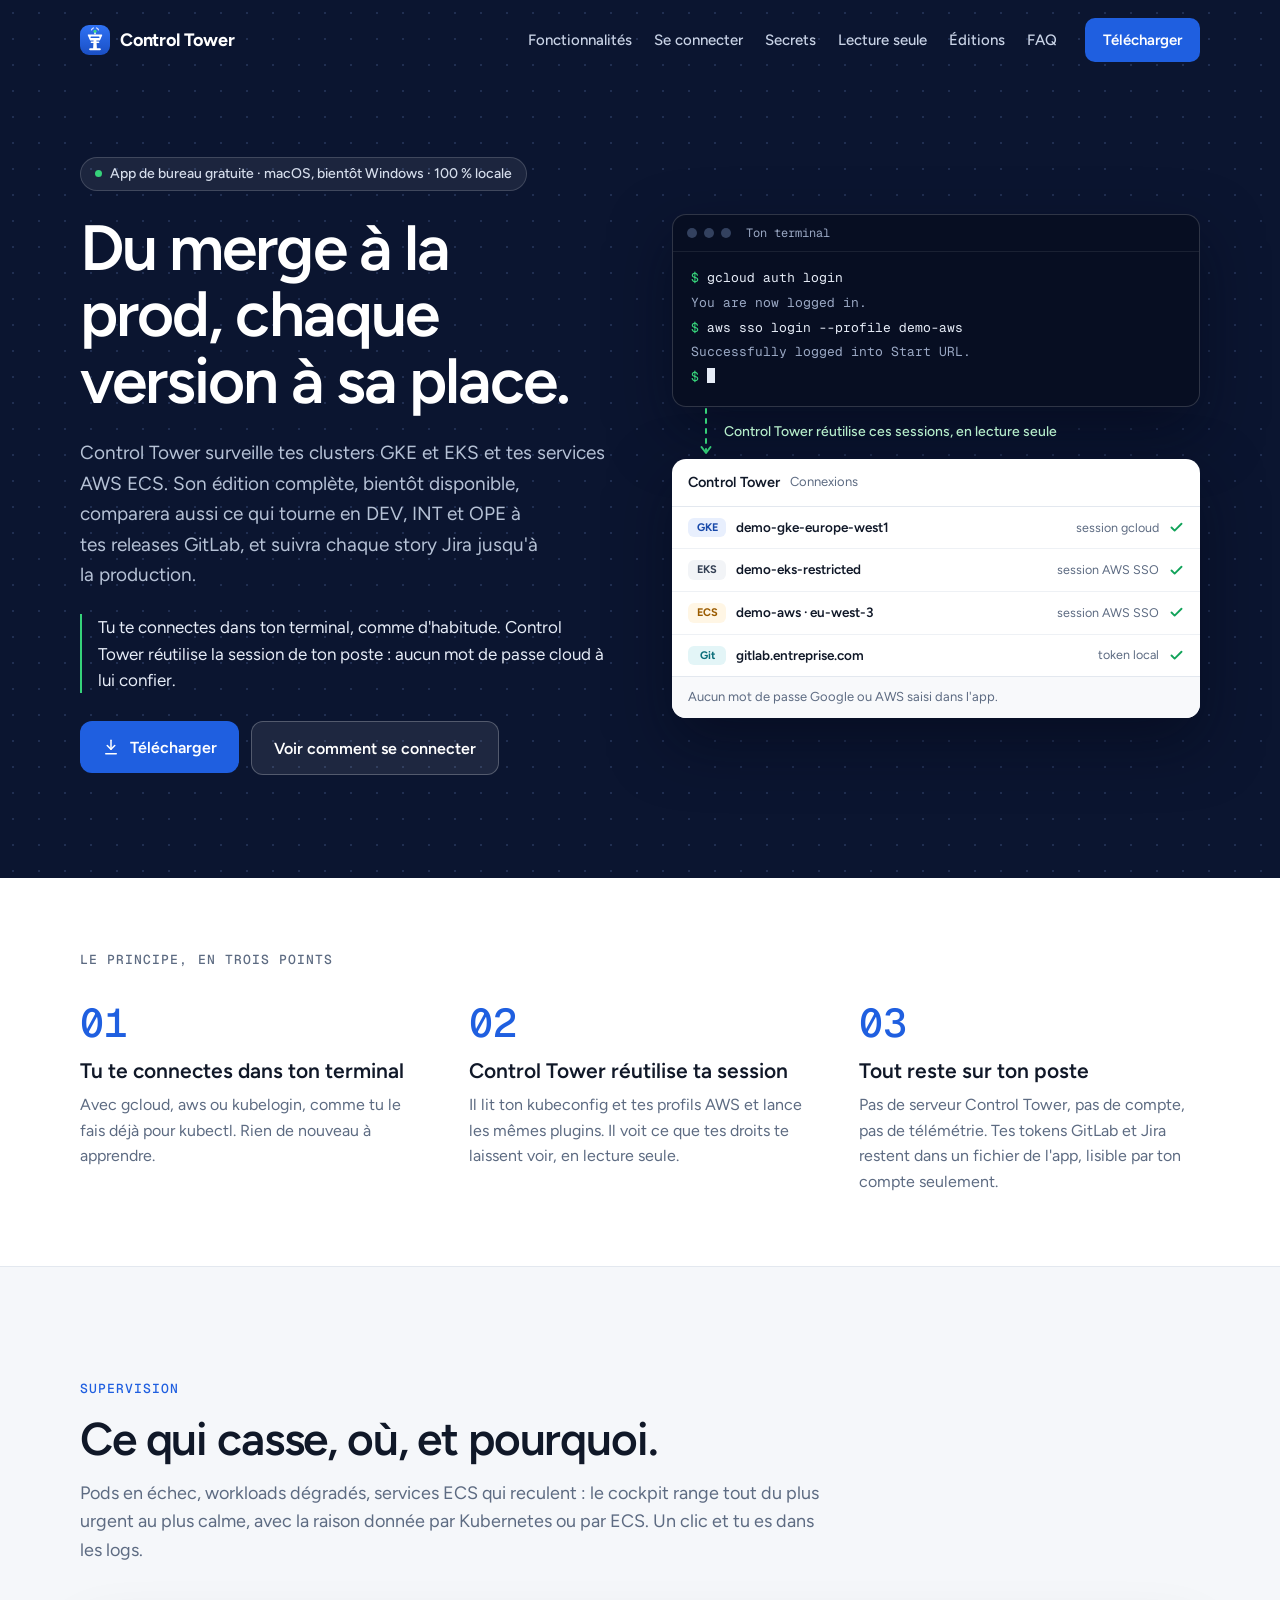
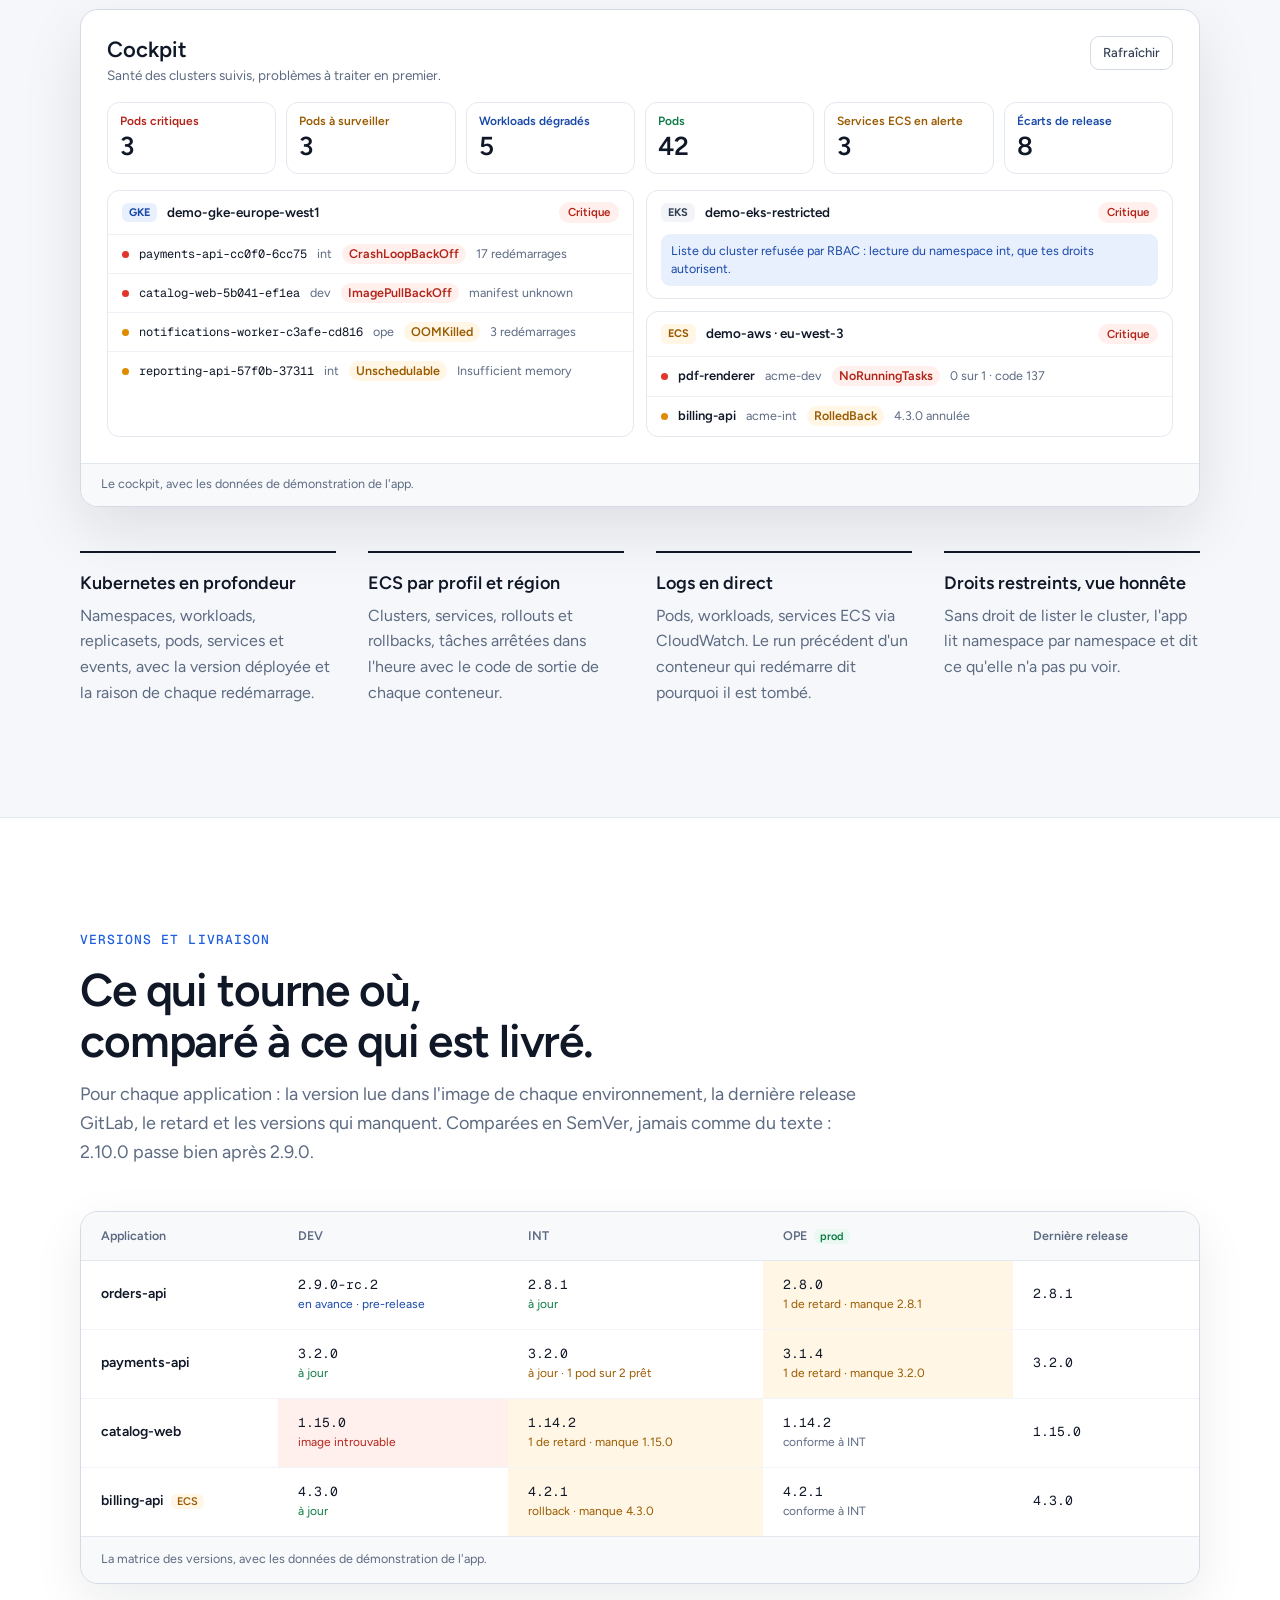
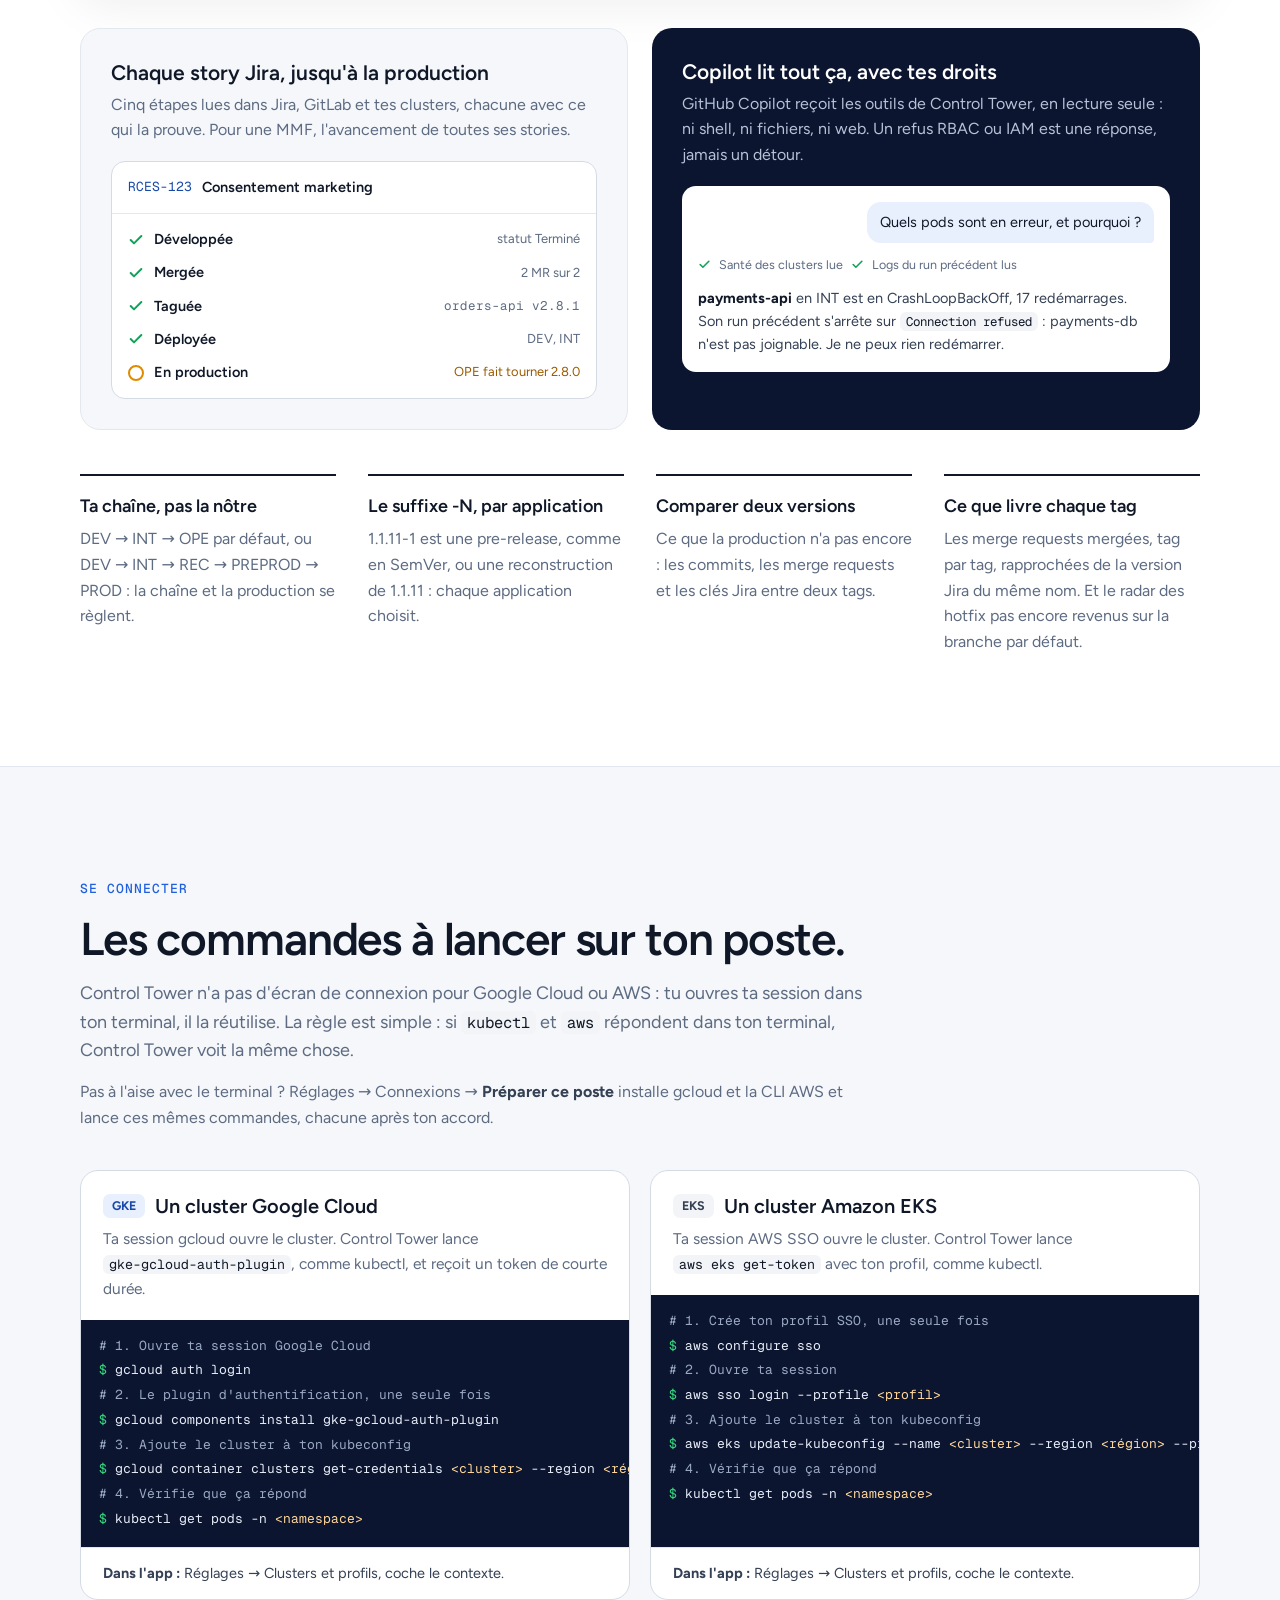
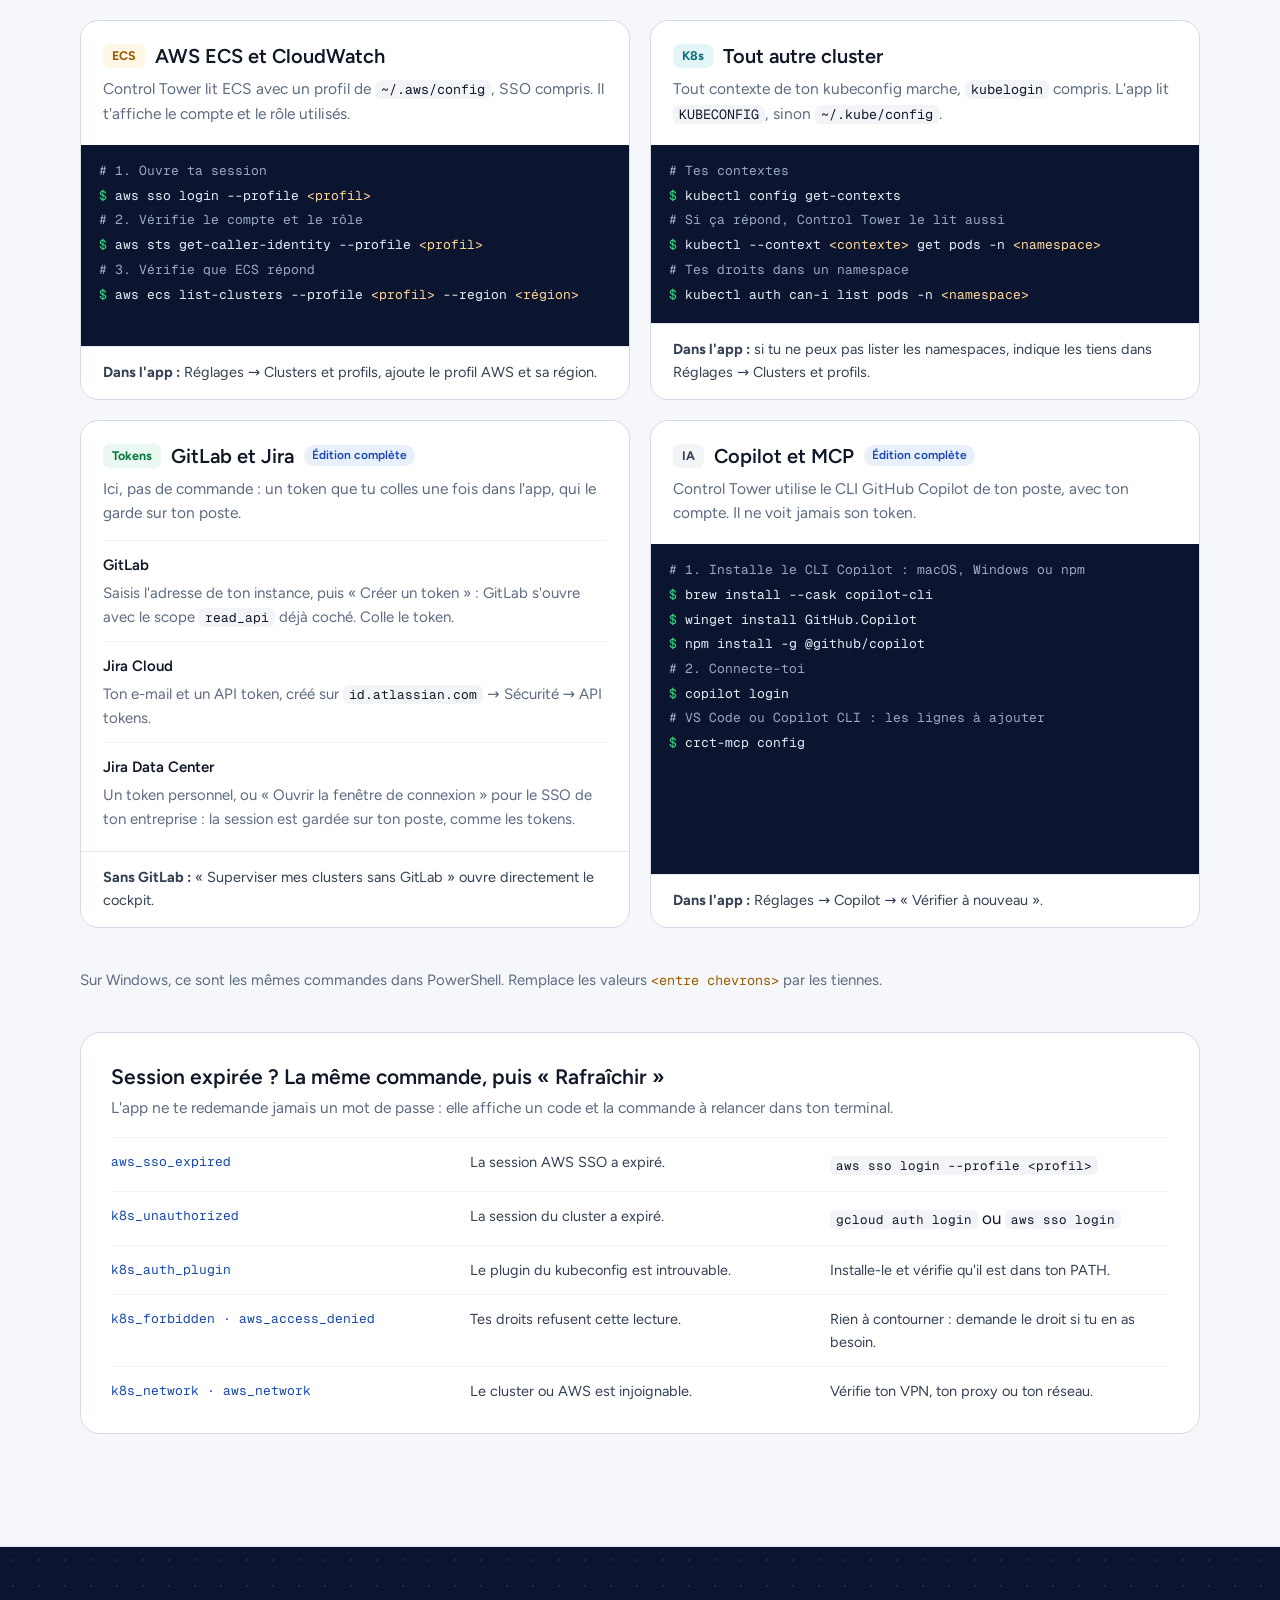
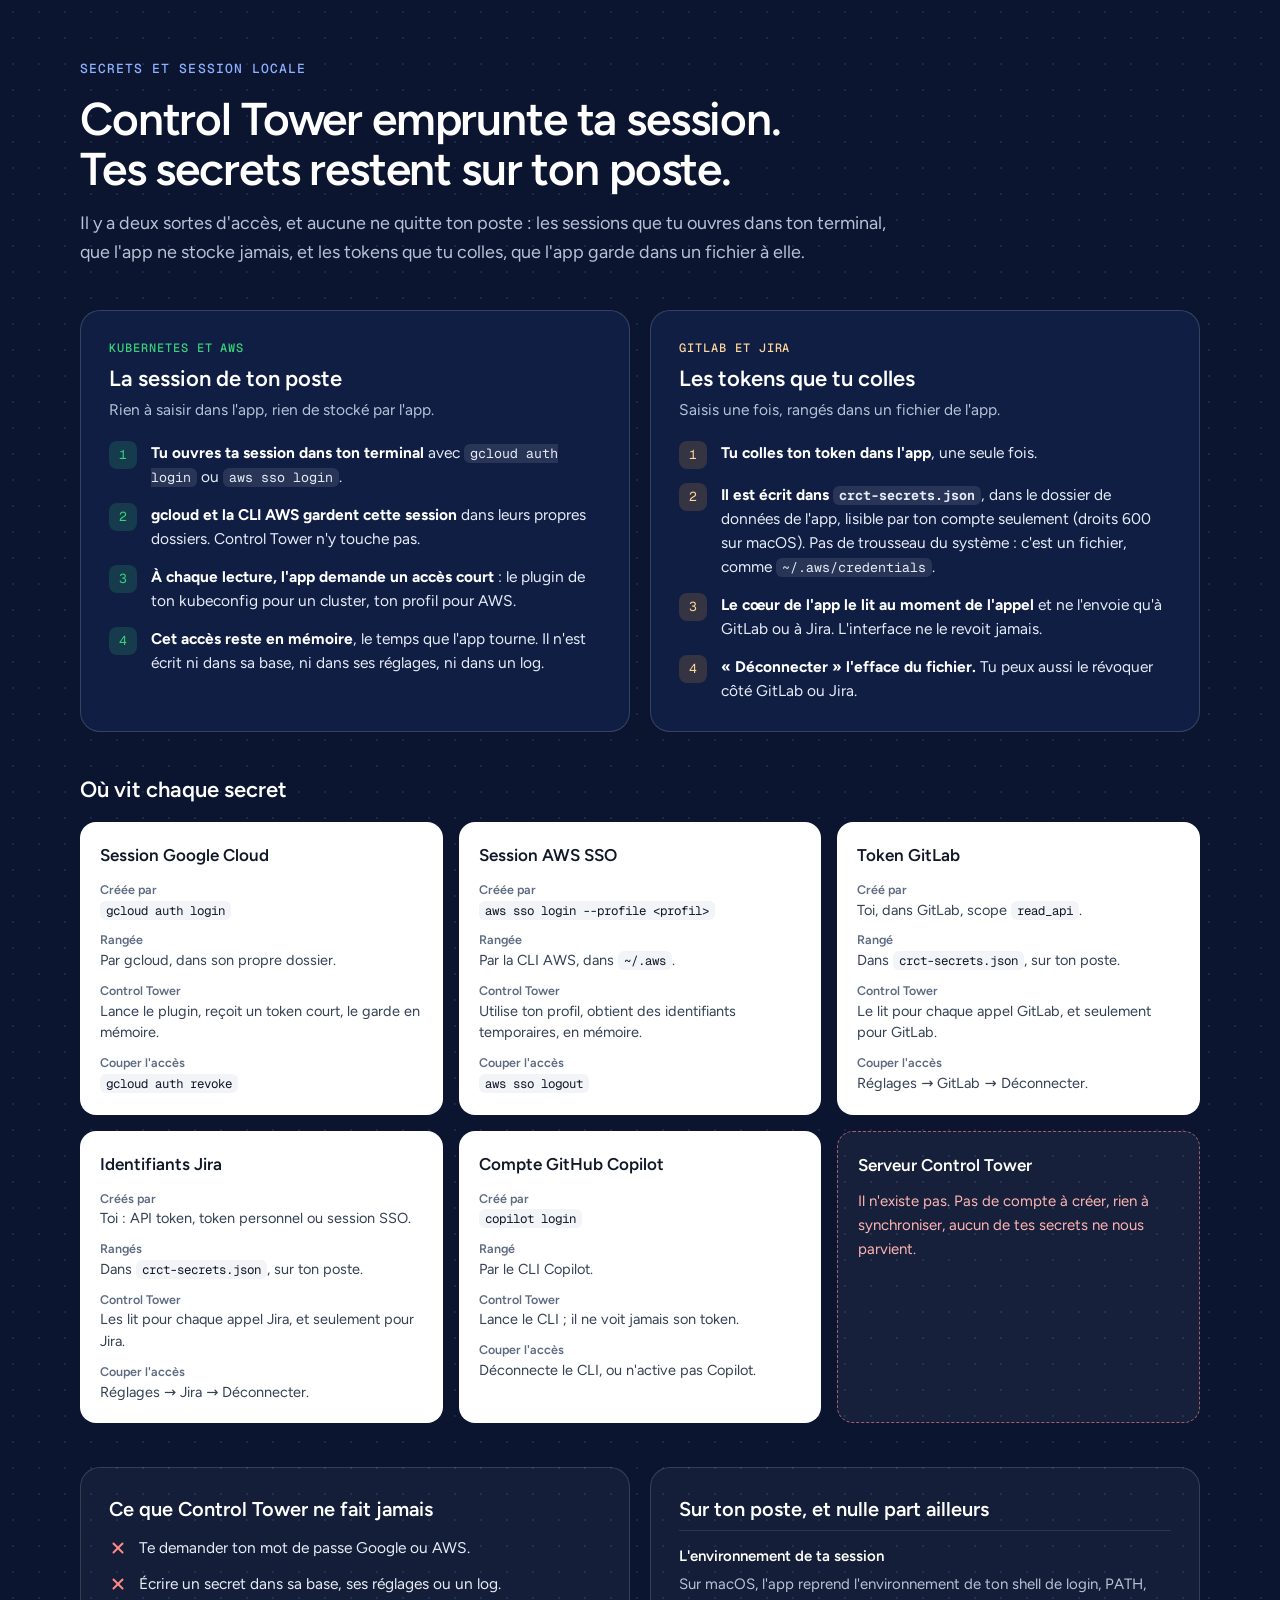
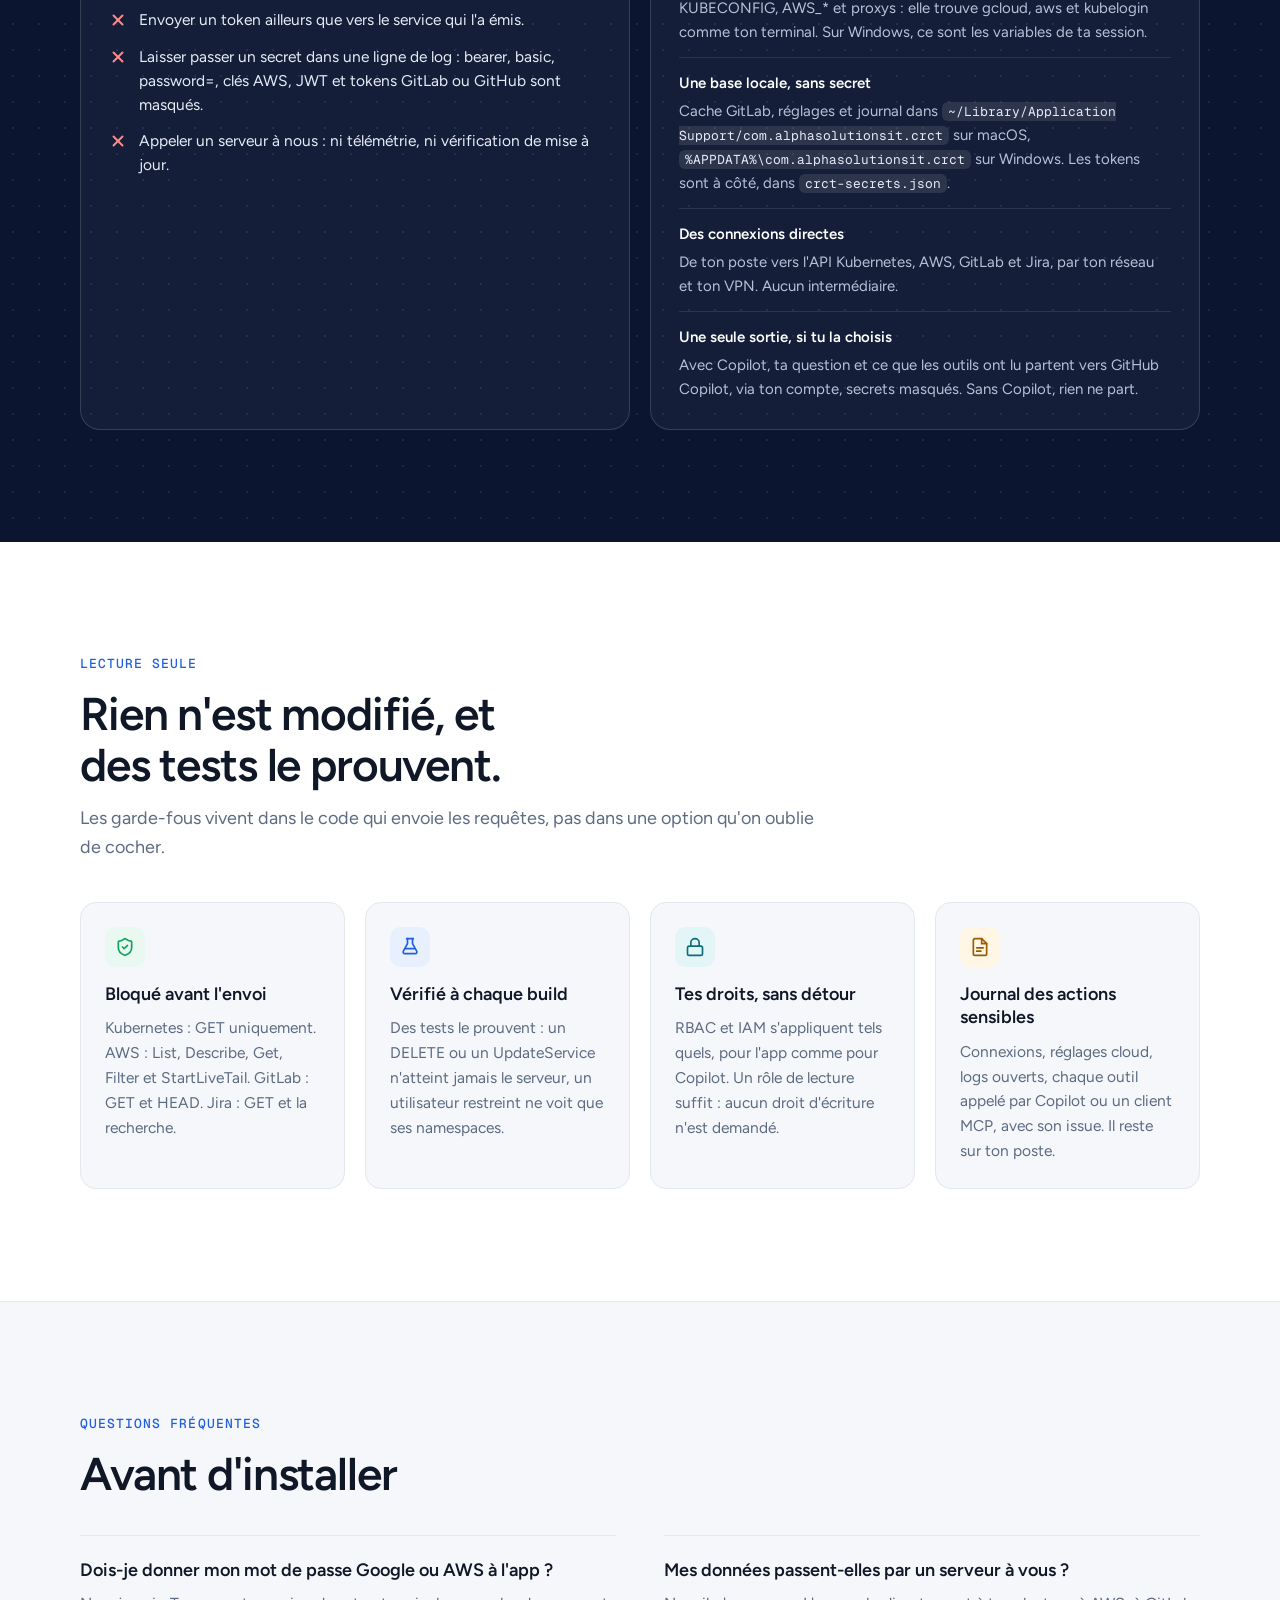
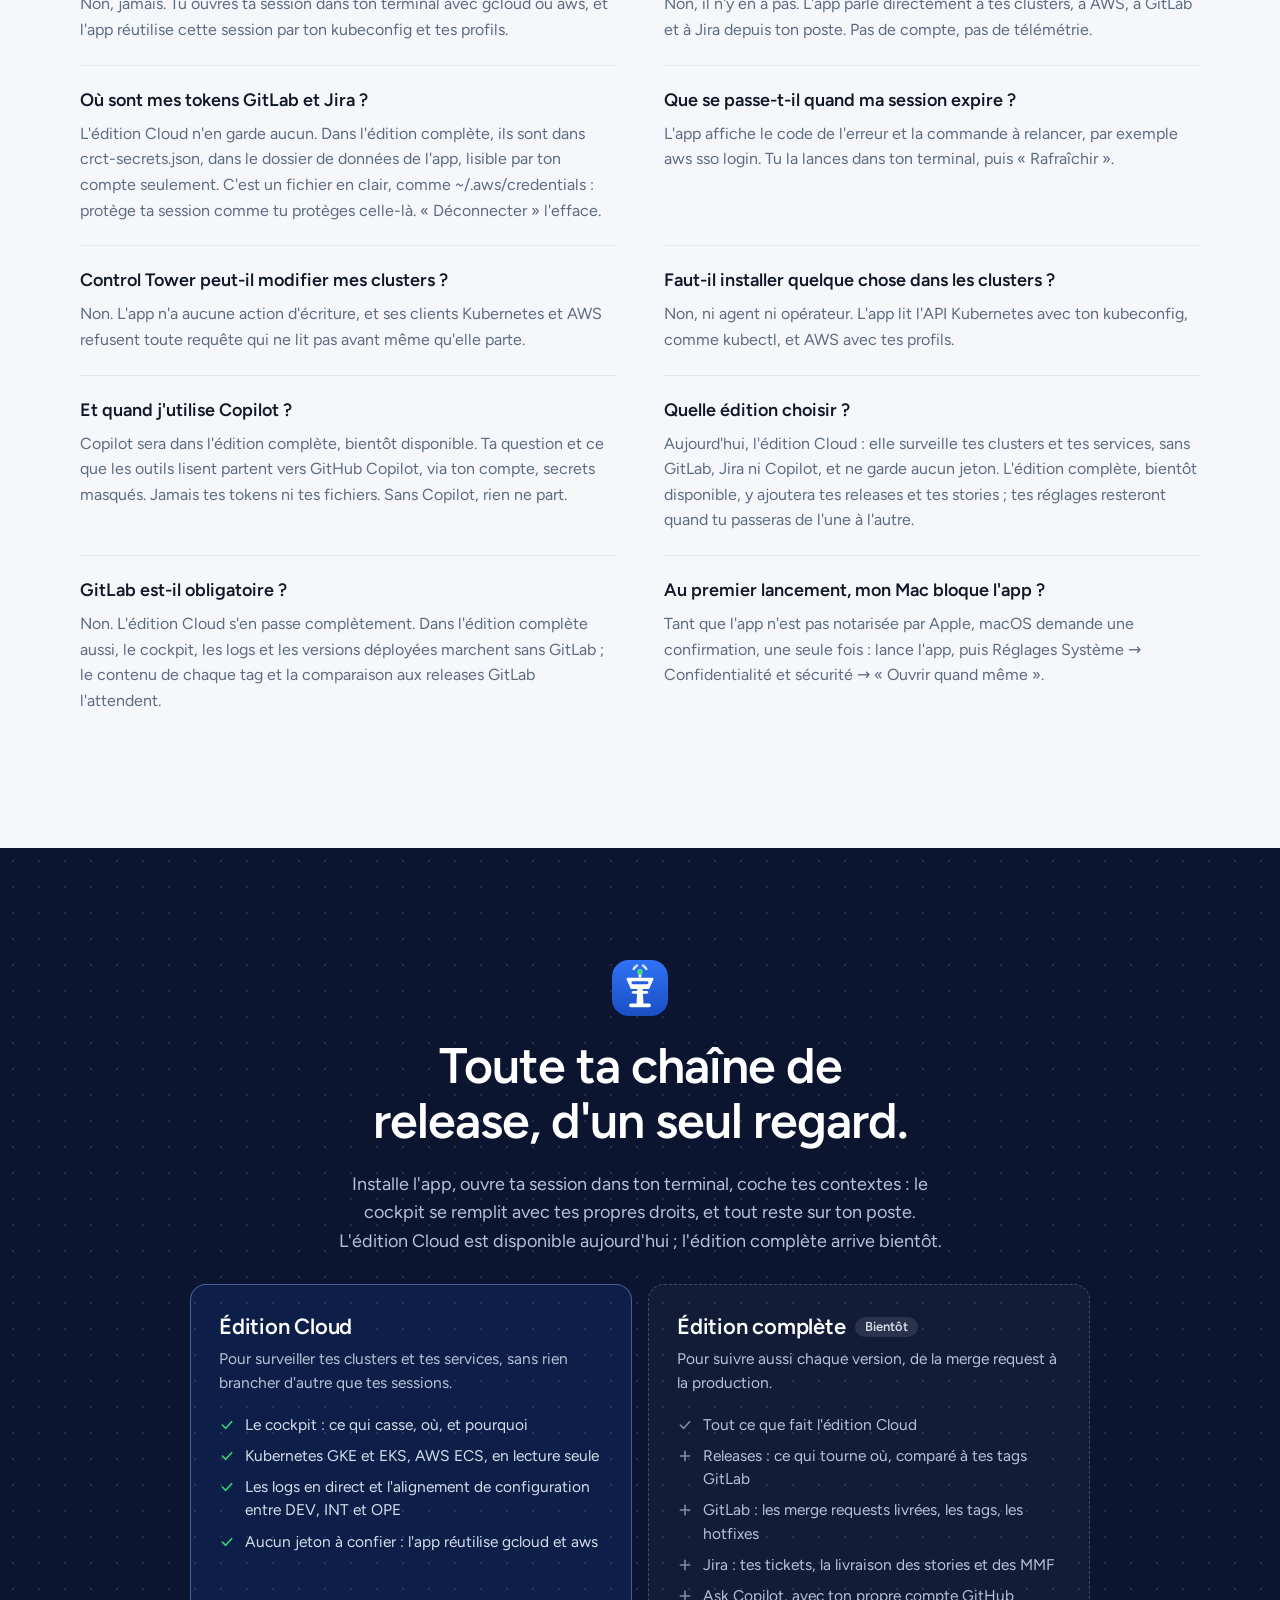
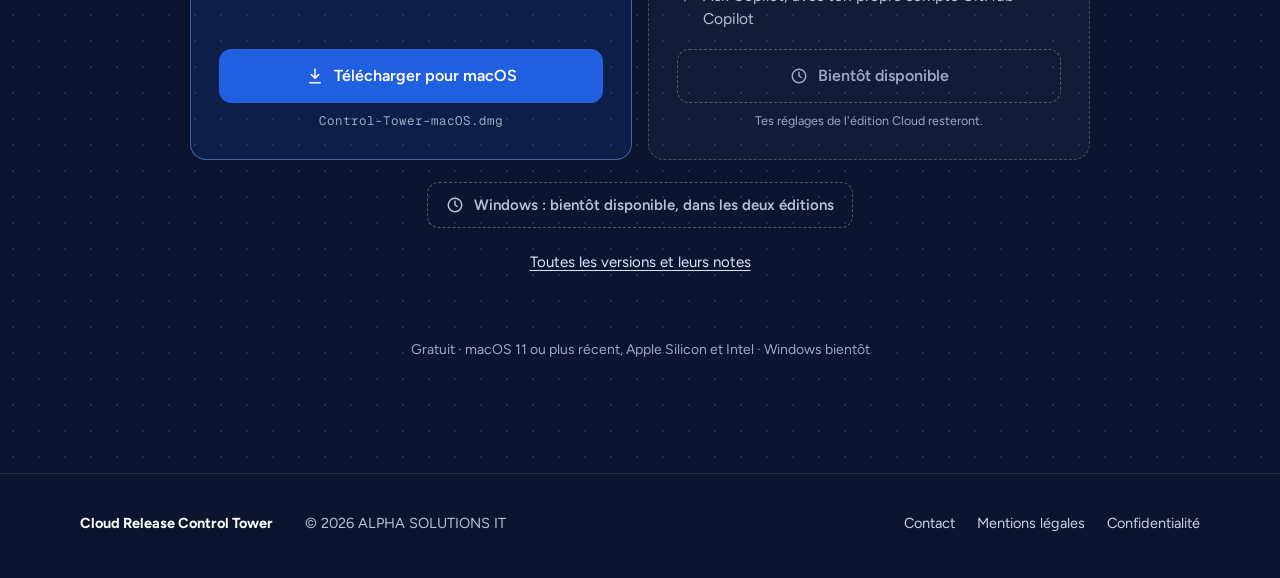
<file: index.html>
<!doctype html>
<html lang="fr">
<head>
<meta charset="utf-8">
<meta name="viewport" content="width=device-width, initial-scale=1">
<title>Cloud Release Control Tower — tes clusters et tes releases, en lecture seule</title>
<meta name="description" content="App de bureau gratuite pour macOS, bientôt Windows : tes clusters GKE, EKS et ECS en lecture seule, avec ta propre session. Bientôt, l'édition complète : tes releases GitLab, tes stories Jira et Copilot en plus. Tout reste sur ton poste.">
<link rel="canonical" href="https://medjarray.github.io/cloud-release-control-tower/">
<meta property="og:type" content="website">
<meta property="og:locale" content="fr_FR">
<meta property="og:title" content="Cloud Release Control Tower">
<meta property="og:description" content="App de bureau gratuite pour macOS, bientôt Windows : tes clusters GKE, EKS et ECS en lecture seule, avec ta propre session. Bientôt, l'édition complète : tes releases GitLab, tes stories Jira et Copilot en plus. Tout reste sur ton poste.">
<meta property="og:url" content="https://medjarray.github.io/cloud-release-control-tower/">
<meta name="theme-color" content="#0b1530">
<link rel="icon" href="favicon.svg" type="image/svg+xml">
<link rel="apple-touch-icon" href="apple-touch-icon.png">
<link rel="preload" href="fonts/figtree-latin-400-normal.woff2" as="font" type="font/woff2" crossorigin>
<link rel="preload" href="fonts/figtree-latin-600-normal.woff2" as="font" type="font/woff2" crossorigin>
<style>
@font-face{font-family:'Figtree';font-style:normal;font-weight:400;font-display:swap;src:url(fonts/figtree-latin-400-normal.woff2) format('woff2')}
@font-face{font-family:'Figtree';font-style:normal;font-weight:500;font-display:swap;src:url(fonts/figtree-latin-500-normal.woff2) format('woff2')}
@font-face{font-family:'Figtree';font-style:normal;font-weight:600;font-display:swap;src:url(fonts/figtree-latin-600-normal.woff2) format('woff2')}
@font-face{font-family:'Figtree';font-style:normal;font-weight:700;font-display:swap;src:url(fonts/figtree-latin-700-normal.woff2) format('woff2')}
@font-face{font-family:'Geist Mono';font-style:normal;font-weight:100 900;font-display:swap;src:url(fonts/geist-mono-latin-wght-normal.woff2) format('woff2')}
body{margin:0;background:#ffffff}
a{color:#1849a9}a:hover{color:#1f5fe0}
a:focus-visible{outline:3px solid #6b9bff;outline-offset:3px;border-radius:10px}
.crct-link:hover{color:#ffffff !important}
.crct-btn{transition:filter .15s ease}
.crct-btn:hover{filter:brightness(1.12)}
.crct-btn-light:hover{filter:brightness(0.96)}
.crct-mono{font-family:'Geist Mono',ui-monospace,Menlo,monospace}
.crct-eyebrow{margin:0;font-family:'Geist Mono',ui-monospace,Menlo,monospace;font-size:13px;font-weight:500;letter-spacing:.08em;text-transform:uppercase}
.crct-term{font-family:'Geist Mono',ui-monospace,Menlo,monospace;font-size:13px;line-height:1.9;color:#e6ecf7;white-space:nowrap;overflow-x:auto;padding:14px 18px 16px}
.crct-term .p{color:#36d27a;margin-right:8px}
.crct-term .c{color:#9aa8c4}
.crct-term .v{color:#ffd79a}
.crct-code{font-family:'Geist Mono',ui-monospace,Menlo,monospace;font-size:.86em;padding:1px 6px;border-radius:6px;background:#f2f4f7;color:#101828;white-space:nowrap}
.crct-code-d{font-family:'Geist Mono',ui-monospace,Menlo,monospace;font-size:.86em;padding:1px 6px;border-radius:6px;background:rgba(255,255,255,.1);color:#e6ecf7;overflow-wrap:anywhere}
@keyframes crct-caret{0%,49%{opacity:1}50%,100%{opacity:0}}
@keyframes crct-dash{to{stroke-dashoffset:-20}}
@keyframes crct-alert{0%{opacity:.8;transform:scale(1)}70%,100%{opacity:0;transform:scale(2.6)}}
@media (prefers-reduced-motion: reduce){.crct-motion,.crct-motion *{animation:none !important}}
@media (max-width: 860px){.crct-nav-links{display:none !important}}
html{scroll-behavior:smooth}
@media (prefers-reduced-motion: reduce){html{scroll-behavior:auto}}
.crct-more a{color:#dbe6ff;text-underline-offset:3px}.crct-more a:hover{color:#ffffff}
table{max-width:100%}
</style>
</head>
<body>
<div id="top" style="width: 100%; background: #ffffff; color: #101828; font-family: 'Figtree', system-ui, -apple-system, 'Segoe UI', sans-serif; font-size: 17px; line-height: 1.6; -webkit-font-smoothing: antialiased">

<header style="position: relative; overflow: hidden; background: #0b1530; color: #ffffff">
<div aria-hidden="true" style="position: absolute; inset: 0; background-image: radial-gradient(rgba(143, 177, 255, 0.16) 1px, transparent 1.5px); background-size: 26px 26px; pointer-events: none"></div>

<nav aria-label="Navigation principale" style="position: relative; max-width: 1200px; margin: 0 auto; padding: 18px clamp(20px, 4vw, 40px); box-sizing: border-box; display: flex; align-items: center; gap: 28px; flex-wrap: wrap">
<a href="#top" style="display: inline-flex; align-items: center; gap: 10px; min-height: 44px; color: #ffffff; text-decoration: none">
<svg width="30" height="30" viewBox="0 0 30 30" aria-hidden="true"><defs><linearGradient id="crct-mark-g1" x1="0" y1="0" x2="0" y2="1"><stop offset="0" stop-color="#2f72f5"></stop><stop offset="1" stop-color="#1a4fc4"></stop></linearGradient></defs><rect width="30" height="30" rx="9" fill="url(#crct-mark-g1) #1f5fe0"></rect><path d="M11.6 4.8A3.8 3.8 0 0 1 13.4 3M16.6 3A3.8 3.8 0 0 1 18.4 4.8" fill="none" stroke="#ffffff" stroke-opacity="0.8" stroke-width="1.35" stroke-linecap="round"></path><path d="M15 6.6V8.7" stroke="#ffffff" stroke-width="1.5" stroke-linecap="round"></path><circle cx="15" cy="6.3" r="1.5" fill="#3ddc84"></circle><path d="M8.3 10.1H21.7L19.5 15H10.5Z" fill="#ffffff" stroke="#ffffff" stroke-width="1.1" stroke-linejoin="round"></path><path d="M11.2 12.2H18.8" stroke="#1f5fe0" stroke-width="1.5" stroke-linecap="round"></path><path d="M13.6 15H16.4L16.9 24H13.1Z" fill="#ffffff"></path><path d="M11.4 17.3H18.6" stroke="#ffffff" stroke-width="1.5" stroke-linecap="round"></path><path d="M10.2 24.3H19.8" stroke="#ffffff" stroke-width="2.1" stroke-linecap="round"></path></svg>
<span style="font-size: 18px; font-weight: 700; letter-spacing: -0.01em">Control Tower</span>
</a>
<div style="margin-left: auto; display: flex; align-items: center; gap: 28px">
<div class="crct-nav-links" style="display: flex; align-items: center; gap: 0 22px; flex-wrap: wrap">
<a class="crct-link" href="#supervision" style="display: inline-flex; align-items: center; min-height: 44px; color: #c9d3e6; text-decoration: none; font-size: 15px; font-weight: 500">Fonctionnalités</a>
<a class="crct-link" href="#connexion" style="display: inline-flex; align-items: center; min-height: 44px; color: #c9d3e6; text-decoration: none; font-size: 15px; font-weight: 500">Se connecter</a>
<a class="crct-link" href="#secrets" style="display: inline-flex; align-items: center; min-height: 44px; color: #c9d3e6; text-decoration: none; font-size: 15px; font-weight: 500">Secrets</a>
<a class="crct-link" href="#securite" style="display: inline-flex; align-items: center; min-height: 44px; color: #c9d3e6; text-decoration: none; font-size: 15px; font-weight: 500">Lecture seule</a>
<a class="crct-link" href="#editions" style="display: inline-flex; align-items: center; min-height: 44px; color: #c9d3e6; text-decoration: none; font-size: 15px; font-weight: 500">Éditions</a>
<a class="crct-link" href="#faq" style="display: inline-flex; align-items: center; min-height: 44px; color: #c9d3e6; text-decoration: none; font-size: 15px; font-weight: 500">FAQ</a>
</div>
<a class="crct-btn" href="#telecharger" style="display: inline-flex; align-items: center; justify-content: center; height: 44px; padding: 0 18px; border-radius: 10px; background: #1f5fe0; color: #ffffff; text-decoration: none; font-size: 15px; font-weight: 600; white-space: nowrap">Télécharger</a>
</div>
</nav>

<div style="position: relative; max-width: 1200px; margin: 0 auto; padding: clamp(40px, 6vw, 80px) clamp(20px, 4vw, 40px) clamp(64px, 8vw, 112px); box-sizing: border-box; display: grid; grid-template-columns: repeat(auto-fit, minmax(min(460px, 100%), 1fr)); gap: 48px 64px; align-items: center">
<div style="display: flex; flex-direction: column; gap: 24px; min-width: 0">
<p style="margin: 0; align-self: flex-start; display: inline-flex; align-items: center; gap: 8px; min-height: 32px; padding: 0 14px; border-radius: 999px; background: rgba(255, 255, 255, 0.07); border: 1px solid rgba(255, 255, 255, 0.16); color: #d5ddeb; font-size: 14px; font-weight: 500"><span style="width: 7px; height: 7px; flex-shrink: 0; border-radius: 999px; background: #36d27a"></span>App de bureau gratuite · macOS, bientôt Windows · 100 % locale</p>
<h1 style="margin: 0; font-size: clamp(40px, 5vw, 66px); line-height: 1.04; letter-spacing: -0.03em; font-weight: 600; text-wrap: balance">Du merge à la prod, chaque version à sa place.</h1>
<p style="margin: 0; max-width: 560px; font-size: 19px; line-height: 1.6; color: #b6c2d6; text-wrap: pretty">Control Tower surveille tes clusters GKE et EKS et tes services AWS ECS. Son édition complète, bientôt disponible, comparera aussi ce qui tourne en DEV, INT et OPE à tes releases GitLab, et suivra chaque story Jira jusqu'à la production.</p>
<p style="margin: 0; max-width: 560px; padding-left: 16px; border-left: 2px solid #36d27a; font-size: 17px; line-height: 1.55; color: #e6ecf7">Tu te connectes dans ton terminal, comme d'habitude. Control Tower réutilise la session de ton poste : aucun mot de passe cloud à lui confier.</p>
<div style="display: flex; flex-wrap: wrap; gap: 12px; padding-top: 4px">
<a class="crct-btn" href="#telecharger" style="display: inline-flex; align-items: center; gap: 10px; height: 52px; padding: 0 22px; border-radius: 12px; background: #1f5fe0; color: #ffffff; text-decoration: none; font-size: 16px; font-weight: 600"><svg width="18" height="18" viewBox="0 0 24 24" fill="none" stroke="currentColor" stroke-width="2" stroke-linecap="round" stroke-linejoin="round" aria-hidden="true"><path d="M12 3v12"></path><path d="m7 10 5 5 5-5"></path><path d="M5 21h14"></path></svg>Télécharger</a>
<a class="crct-btn" href="#connexion" style="display: inline-flex; align-items: center; gap: 10px; height: 52px; padding: 0 22px; border-radius: 12px; background: rgba(255, 255, 255, 0.08); border: 1px solid rgba(255, 255, 255, 0.24); color: #ffffff; text-decoration: none; font-size: 16px; font-weight: 600">Voir comment se connecter</a>
</div>
</div>

<figure aria-label="Tu ouvres tes sessions dans ton terminal avec gcloud auth login et aws sso login ; Control Tower les réutilise pour lire tes clusters et ton compte AWS, sans mot de passe saisi dans l'app." style="margin: 0; min-width: 0; display: flex; flex-direction: column">
<div aria-hidden="true" class="crct-motion" style="border-radius: 14px; background: #070e22; border: 1px solid rgba(255, 255, 255, 0.16); overflow: hidden; box-shadow: 0 24px 60px rgba(3, 8, 24, 0.5)">
<div style="display: flex; align-items: center; gap: 7px; height: 36px; padding: 0 14px; border-bottom: 1px solid rgba(255, 255, 255, 0.08)"><span style="width: 10px; height: 10px; border-radius: 999px; background: #33415f"></span><span style="width: 10px; height: 10px; border-radius: 999px; background: #33415f"></span><span style="width: 10px; height: 10px; border-radius: 999px; background: #33415f"></span><span class="crct-mono" style="margin-left: 8px; font-size: 12px; color: #9aa8c4">Ton terminal</span></div>
<div class="crct-term">
<div><span class="p">$</span>gcloud auth login</div>
<div class="c">You are now logged in.</div>
<div><span class="p">$</span>aws sso login --profile demo-aws</div>
<div class="c">Successfully logged into Start URL.</div>
<div><span class="p">$</span><span style="display: inline-block; width: 8px; height: 15px; vertical-align: -2px; background: #e6ecf7; animation: crct-caret 1.1s steps(1) infinite"></span></div>
</div>
</div>
<div aria-hidden="true" class="crct-motion" style="display: flex; align-items: center; gap: 12px; padding: 0 0 0 28px"><svg width="12" height="52" viewBox="0 0 12 52" style="flex-shrink: 0; overflow: visible"><path d="M6 2V44" fill="none" stroke="#36d27a" stroke-width="2" stroke-linecap="round" stroke-dasharray="4 6" style="animation: crct-dash 1.2s linear infinite"></path><path d="M1.5 40 6 46l4.5-6" fill="none" stroke="#36d27a" stroke-width="2" stroke-linecap="round" stroke-linejoin="round"></path></svg><span style="font-size: 14px; font-weight: 500; color: #b9f2cf">Control Tower réutilise ces sessions, en lecture seule</span></div>
<div aria-hidden="true" style="border-radius: 14px; background: #ffffff; color: #101828; overflow: hidden; box-shadow: 0 24px 60px rgba(3, 8, 24, 0.5)">
<div style="display: flex; align-items: center; gap: 10px; padding: 12px 16px; border-bottom: 1px solid #e3e8ef"><span style="font-size: 14.5px; font-weight: 600">Control Tower</span><span style="font-size: 13px; color: #5d6b82">Connexions</span></div>
<div style="display: flex; align-items: center; gap: 10px; padding: 10px 16px; border-bottom: 1px solid #eef1f5"><span style="width: 38px; flex-shrink: 0; padding: 1px 0; border-radius: 6px; background: #e8effd; color: #1849a9; font-size: 11px; font-weight: 700; text-align: center">GKE</span><span style="flex: 1; min-width: 0; overflow: hidden; text-overflow: ellipsis; white-space: nowrap; font-size: 13.5px; font-weight: 600">demo-gke-europe-west1</span><span style="font-size: 12.5px; color: #5d6b82; white-space: nowrap">session gcloud</span><svg width="15" height="15" viewBox="0 0 24 24" fill="none" stroke="#12a35a" stroke-width="3" stroke-linecap="round" stroke-linejoin="round" style="flex-shrink: 0"><path d="M20 6 9 17l-5-5"></path></svg></div>
<div style="display: flex; align-items: center; gap: 10px; padding: 10px 16px; border-bottom: 1px solid #eef1f5"><span style="width: 38px; flex-shrink: 0; padding: 1px 0; border-radius: 6px; background: #f2f4f7; color: #344054; font-size: 11px; font-weight: 700; text-align: center">EKS</span><span style="flex: 1; min-width: 0; overflow: hidden; text-overflow: ellipsis; white-space: nowrap; font-size: 13.5px; font-weight: 600">demo-eks-restricted</span><span style="font-size: 12.5px; color: #5d6b82; white-space: nowrap">session AWS SSO</span><svg width="15" height="15" viewBox="0 0 24 24" fill="none" stroke="#12a35a" stroke-width="3" stroke-linecap="round" stroke-linejoin="round" style="flex-shrink: 0"><path d="M20 6 9 17l-5-5"></path></svg></div>
<div style="display: flex; align-items: center; gap: 10px; padding: 10px 16px; border-bottom: 1px solid #eef1f5"><span style="width: 38px; flex-shrink: 0; padding: 1px 0; border-radius: 6px; background: #fff6e5; color: #9a5b00; font-size: 11px; font-weight: 700; text-align: center">ECS</span><span style="flex: 1; min-width: 0; overflow: hidden; text-overflow: ellipsis; white-space: nowrap; font-size: 13.5px; font-weight: 600">demo-aws · eu-west-3</span><span style="font-size: 12.5px; color: #5d6b82; white-space: nowrap">session AWS SSO</span><svg width="15" height="15" viewBox="0 0 24 24" fill="none" stroke="#12a35a" stroke-width="3" stroke-linecap="round" stroke-linejoin="round" style="flex-shrink: 0"><path d="M20 6 9 17l-5-5"></path></svg></div>
<div style="display: flex; align-items: center; gap: 10px; padding: 10px 16px"><span style="width: 38px; flex-shrink: 0; padding: 1px 0; border-radius: 6px; background: #e3f5f7; color: #0b6e7a; font-size: 11px; font-weight: 700; text-align: center">Git</span><span style="flex: 1; min-width: 0; overflow: hidden; text-overflow: ellipsis; white-space: nowrap; font-size: 13.5px; font-weight: 600">gitlab.entreprise.com</span><span style="font-size: 12.5px; color: #5d6b82; white-space: nowrap">token local</span><svg width="15" height="15" viewBox="0 0 24 24" fill="none" stroke="#12a35a" stroke-width="3" stroke-linecap="round" stroke-linejoin="round" style="flex-shrink: 0"><path d="M20 6 9 17l-5-5"></path></svg></div>
<div style="padding: 10px 16px; background: #f8f9fb; border-top: 1px solid #e3e8ef; font-size: 13px; color: #5d6b82">Aucun mot de passe Google ou AWS saisi dans l'app.</div>
</div>
</figure>
</div>
</header>

<main>

<section aria-labelledby="h-principe" style="background: #ffffff; border-bottom: 1px solid #e3e8ef">
<div style="max-width: 1200px; margin: 0 auto; padding: clamp(48px, 6vw, 72px) clamp(20px, 4vw, 40px); box-sizing: border-box; display: flex; flex-direction: column; gap: 32px">
<h2 id="h-principe" class="crct-eyebrow" style="color: #5d6b82">Le principe, en trois points</h2>
<ol style="margin: 0; padding: 0; list-style: none; display: grid; grid-template-columns: repeat(auto-fit, minmax(min(300px, 100%), 1fr)); gap: 32px 48px">
<li style="display: flex; flex-direction: column; gap: 8px"><span class="crct-mono" aria-hidden="true" style="font-size: 40px; line-height: 1; font-weight: 500; color: #1f5fe0">01</span><h3 style="margin: 6px 0 0; font-size: 21px; line-height: 1.3; font-weight: 600">Tu te connectes dans ton terminal</h3><p style="margin: 0; font-size: 16px; line-height: 1.6; color: #5d6b82">Avec gcloud, aws ou kubelogin, comme tu le fais déjà pour kubectl. Rien de nouveau à apprendre.</p></li>
<li style="display: flex; flex-direction: column; gap: 8px"><span class="crct-mono" aria-hidden="true" style="font-size: 40px; line-height: 1; font-weight: 500; color: #1f5fe0">02</span><h3 style="margin: 6px 0 0; font-size: 21px; line-height: 1.3; font-weight: 600">Control Tower réutilise ta session</h3><p style="margin: 0; font-size: 16px; line-height: 1.6; color: #5d6b82">Il lit ton kubeconfig et tes profils AWS et lance les mêmes plugins. Il voit ce que tes droits te laissent voir, en lecture seule.</p></li>
<li style="display: flex; flex-direction: column; gap: 8px"><span class="crct-mono" aria-hidden="true" style="font-size: 40px; line-height: 1; font-weight: 500; color: #1f5fe0">03</span><h3 style="margin: 6px 0 0; font-size: 21px; line-height: 1.3; font-weight: 600">Tout reste sur ton poste</h3><p style="margin: 0; font-size: 16px; line-height: 1.6; color: #5d6b82">Pas de serveur Control Tower, pas de compte, pas de télémétrie. Tes tokens GitLab et Jira restent dans un fichier de l'app, lisible par ton compte seulement.</p></li>
</ol>
</div>
</section>

<section id="supervision" aria-labelledby="h-supervision" style="background: #f5f7fa; border-bottom: 1px solid #e3e8ef">
<div style="max-width: 1200px; margin: 0 auto; padding: clamp(72px, 9vw, 112px) clamp(20px, 4vw, 40px); box-sizing: border-box; display: flex; flex-direction: column; gap: 44px">
<div style="max-width: 780px; display: flex; flex-direction: column; gap: 14px">
<p class="crct-eyebrow" style="color: #1f5fe0">Supervision</p>
<h2 id="h-supervision" style="margin: 0; font-size: clamp(30px, 3.6vw, 46px); line-height: 1.1; letter-spacing: -0.025em; font-weight: 600; text-wrap: balance">Ce qui casse, où, et pourquoi.</h2>
<p style="margin: 0; font-size: 18px; line-height: 1.6; color: #5d6b82; text-wrap: pretty">Pods en échec, workloads dégradés, services ECS qui reculent : le cockpit range tout du plus urgent au plus calme, avec la raison donnée par Kubernetes ou par ECS. Un clic et tu es dans les logs.</p>
</div>

<figure aria-label="Aperçu du cockpit avec les données de démonstration : compteurs, pods en échec de deux clusters et services ECS en alerte" style="margin: 0; border-radius: 18px; background: #ffffff; border: 1px solid #d5dbe5; box-shadow: 0 24px 60px rgba(16, 24, 40, 0.1); overflow: hidden">
<div aria-hidden="true" style="padding: clamp(16px, 2.4vw, 26px); display: flex; flex-direction: column; gap: 16px">
<div style="display: flex; flex-wrap: wrap; align-items: flex-start; gap: 10px 16px">
<div style="flex: 1 1 240px; min-width: 0"><div style="font-size: 22px; line-height: 1.3; font-weight: 600">Cockpit</div><div style="font-size: 13.5px; color: #5d6b82">Santé des clusters suivis, problèmes à traiter en premier.</div></div>
<span style="display: inline-flex; align-items: center; height: 32px; padding: 0 12px; border-radius: 9px; border: 1px solid #d5dbe5; font-size: 13px; font-weight: 500; color: #344054">Rafraîchir</span>
</div>
<div style="display: grid; grid-template-columns: repeat(auto-fit, minmax(min(130px, 100%), 1fr)); gap: 10px">
<div style="padding: 10px 12px; border: 1px solid #e3e8ef; border-radius: 12px"><div style="font-size: 12px; line-height: 1.4; font-weight: 600; color: #b42318">Pods critiques</div><div style="font-size: 26px; line-height: 1.25; font-weight: 600">3</div></div>
<div style="padding: 10px 12px; border: 1px solid #e3e8ef; border-radius: 12px"><div style="font-size: 12px; line-height: 1.4; font-weight: 600; color: #9a5b00">Pods à surveiller</div><div style="font-size: 26px; line-height: 1.25; font-weight: 600">3</div></div>
<div style="padding: 10px 12px; border: 1px solid #e3e8ef; border-radius: 12px"><div style="font-size: 12px; line-height: 1.4; font-weight: 600; color: #1849a9">Workloads dégradés</div><div style="font-size: 26px; line-height: 1.25; font-weight: 600">5</div></div>
<div style="padding: 10px 12px; border: 1px solid #e3e8ef; border-radius: 12px"><div style="font-size: 12px; line-height: 1.4; font-weight: 600; color: #0b7a43">Pods</div><div style="font-size: 26px; line-height: 1.25; font-weight: 600">42</div></div>
<div style="padding: 10px 12px; border: 1px solid #e3e8ef; border-radius: 12px"><div style="font-size: 12px; line-height: 1.4; font-weight: 600; color: #9a5b00">Services ECS en alerte</div><div style="font-size: 26px; line-height: 1.25; font-weight: 600">3</div></div>
<div style="padding: 10px 12px; border: 1px solid #e3e8ef; border-radius: 12px"><div style="font-size: 12px; line-height: 1.4; font-weight: 600; color: #1849a9">Écarts de release</div><div style="font-size: 26px; line-height: 1.25; font-weight: 600">8</div></div>
</div>
<div style="display: grid; grid-template-columns: repeat(auto-fit, minmax(min(320px, 100%), 1fr)); gap: 12px">
<div style="border: 1px solid #e3e8ef; border-radius: 12px; overflow: hidden">
<div style="display: flex; flex-wrap: wrap; align-items: center; gap: 6px 10px; padding: 11px 14px"><span style="padding: 1px 7px; border-radius: 6px; background: #e8effd; color: #1849a9; font-size: 11px; font-weight: 700">GKE</span><span style="font-size: 13.5px; font-weight: 600">demo-gke-europe-west1</span><span style="margin-left: auto; padding: 1px 9px; border-radius: 999px; background: #fff0ee; color: #b42318; font-size: 11.5px; font-weight: 600">Critique</span></div>
<div style="display: flex; flex-wrap: wrap; align-items: center; gap: 4px 10px; padding: 9px 14px; border-top: 1px solid #eef1f5; font-size: 12.5px; color: #5d6b82"><span style="width: 7px; height: 7px; border-radius: 999px; background: #e0362c"></span><span class="crct-mono" style="font-size: 12px; color: #101828">payments-api-cc0f0-6cc75</span><span>int</span><span style="padding: 0 7px; border-radius: 999px; background: #fff0ee; color: #b42318; font-weight: 600">CrashLoopBackOff</span><span>17 redémarrages</span></div>
<div style="display: flex; flex-wrap: wrap; align-items: center; gap: 4px 10px; padding: 9px 14px; border-top: 1px solid #eef1f5; font-size: 12.5px; color: #5d6b82"><span style="width: 7px; height: 7px; border-radius: 999px; background: #e0362c"></span><span class="crct-mono" style="font-size: 12px; color: #101828">catalog-web-5b041-ef1ea</span><span>dev</span><span style="padding: 0 7px; border-radius: 999px; background: #fff0ee; color: #b42318; font-weight: 600">ImagePullBackOff</span><span>manifest unknown</span></div>
<div style="display: flex; flex-wrap: wrap; align-items: center; gap: 4px 10px; padding: 9px 14px; border-top: 1px solid #eef1f5; font-size: 12.5px; color: #5d6b82"><span style="width: 7px; height: 7px; border-radius: 999px; background: #e08a00"></span><span class="crct-mono" style="font-size: 12px; color: #101828">notifications-worker-c3afe-cd816</span><span>ope</span><span style="padding: 0 7px; border-radius: 999px; background: #fff6e5; color: #9a5b00; font-weight: 600">OOMKilled</span><span>3 redémarrages</span></div>
<div style="display: flex; flex-wrap: wrap; align-items: center; gap: 4px 10px; padding: 9px 14px; border-top: 1px solid #eef1f5; font-size: 12.5px; color: #5d6b82"><span style="width: 7px; height: 7px; border-radius: 999px; background: #e08a00"></span><span class="crct-mono" style="font-size: 12px; color: #101828">reporting-api-57f0b-37311</span><span>int</span><span style="padding: 0 7px; border-radius: 999px; background: #fff6e5; color: #9a5b00; font-weight: 600">Unschedulable</span><span>Insufficient memory</span></div>
</div>
<div style="display: flex; flex-direction: column; gap: 12px">
<div style="border: 1px solid #e3e8ef; border-radius: 12px; overflow: hidden">
<div style="display: flex; flex-wrap: wrap; align-items: center; gap: 6px 10px; padding: 11px 14px"><span style="padding: 1px 7px; border-radius: 6px; background: #f2f4f7; color: #344054; font-size: 11px; font-weight: 700">EKS</span><span style="font-size: 13.5px; font-weight: 600">demo-eks-restricted</span><span style="margin-left: auto; padding: 1px 9px; border-radius: 999px; background: #fff0ee; color: #b42318; font-size: 11.5px; font-weight: 600">Critique</span></div>
<div style="margin: 0 14px 12px; padding: 8px 10px; border-radius: 9px; background: #e8effd; color: #1849a9; font-size: 12.5px; line-height: 1.45">Liste du cluster refusée par RBAC : lecture du namespace int, que tes droits autorisent.</div>
</div>
<div style="border: 1px solid #e3e8ef; border-radius: 12px; overflow: hidden">
<div style="display: flex; flex-wrap: wrap; align-items: center; gap: 6px 10px; padding: 11px 14px"><span style="padding: 1px 7px; border-radius: 6px; background: #fff6e5; color: #9a5b00; font-size: 11px; font-weight: 700">ECS</span><span style="font-size: 13.5px; font-weight: 600">demo-aws · eu-west-3</span><span style="margin-left: auto; padding: 1px 9px; border-radius: 999px; background: #fff0ee; color: #b42318; font-size: 11.5px; font-weight: 600">Critique</span></div>
<div style="display: flex; flex-wrap: wrap; align-items: center; gap: 4px 10px; padding: 9px 14px; border-top: 1px solid #eef1f5; font-size: 12.5px; color: #5d6b82"><span style="width: 7px; height: 7px; border-radius: 999px; background: #e0362c"></span><span style="font-size: 13px; font-weight: 600; color: #101828">pdf-renderer</span><span>acme-dev</span><span style="padding: 0 7px; border-radius: 999px; background: #fff0ee; color: #b42318; font-weight: 600">NoRunningTasks</span><span>0 sur 1 · code 137</span></div>
<div style="display: flex; flex-wrap: wrap; align-items: center; gap: 4px 10px; padding: 9px 14px; border-top: 1px solid #eef1f5; font-size: 12.5px; color: #5d6b82"><span style="width: 7px; height: 7px; border-radius: 999px; background: #e08a00"></span><span style="font-size: 13px; font-weight: 600; color: #101828">billing-api</span><span>acme-int</span><span style="padding: 0 7px; border-radius: 999px; background: #fff6e5; color: #9a5b00; font-weight: 600">RolledBack</span><span>4.3.0 annulée</span></div>
</div>
</div>
</div>
</div>
<figcaption style="padding: 10px 20px 12px; border-top: 1px solid #e3e8ef; background: #f8f9fb; font-size: 12.5px; color: #5d6b82">Le cockpit, avec les données de démonstration de l'app.</figcaption>
</figure>

<div style="display: grid; grid-template-columns: repeat(auto-fit, minmax(min(240px, 100%), 1fr)); gap: 28px 32px">
<div style="display: flex; flex-direction: column; gap: 8px; padding-top: 18px; border-top: 2px solid #101828"><h3 style="margin: 0; font-size: 18px; line-height: 1.35; font-weight: 600">Kubernetes en profondeur</h3><p style="margin: 0; font-size: 16px; line-height: 1.6; color: #5d6b82">Namespaces, workloads, replicasets, pods, services et events, avec la version déployée et la raison de chaque redémarrage.</p></div>
<div style="display: flex; flex-direction: column; gap: 8px; padding-top: 18px; border-top: 2px solid #101828"><h3 style="margin: 0; font-size: 18px; line-height: 1.35; font-weight: 600">ECS par profil et région</h3><p style="margin: 0; font-size: 16px; line-height: 1.6; color: #5d6b82">Clusters, services, rollouts et rollbacks, tâches arrêtées dans l'heure avec le code de sortie de chaque conteneur.</p></div>
<div style="display: flex; flex-direction: column; gap: 8px; padding-top: 18px; border-top: 2px solid #101828"><h3 style="margin: 0; font-size: 18px; line-height: 1.35; font-weight: 600">Logs en direct</h3><p style="margin: 0; font-size: 16px; line-height: 1.6; color: #5d6b82">Pods, workloads, services ECS via CloudWatch. Le run précédent d'un conteneur qui redémarre dit pourquoi il est tombé.</p></div>
<div style="display: flex; flex-direction: column; gap: 8px; padding-top: 18px; border-top: 2px solid #101828"><h3 style="margin: 0; font-size: 18px; line-height: 1.35; font-weight: 600">Droits restreints, vue honnête</h3><p style="margin: 0; font-size: 16px; line-height: 1.6; color: #5d6b82">Sans droit de lister le cluster, l'app lit namespace par namespace et dit ce qu'elle n'a pas pu voir.</p></div>
</div>
</div>
</section>

<section id="versions" aria-labelledby="h-versions" style="background: #ffffff">
<div style="max-width: 1200px; margin: 0 auto; padding: clamp(72px, 9vw, 112px) clamp(20px, 4vw, 40px); box-sizing: border-box; display: flex; flex-direction: column; gap: 44px">
<div style="max-width: 780px; display: flex; flex-direction: column; gap: 14px">
<p class="crct-eyebrow" style="color: #1f5fe0">Versions et livraison</p>
<h2 id="h-versions" style="margin: 0; font-size: clamp(30px, 3.6vw, 46px); line-height: 1.1; letter-spacing: -0.025em; font-weight: 600; text-wrap: balance">Ce qui tourne où, comparé à ce qui est livré.</h2>
<p style="margin: 0; font-size: 18px; line-height: 1.6; color: #5d6b82; text-wrap: pretty">Pour chaque application : la version lue dans l'image de chaque environnement, la dernière release GitLab, le retard et les versions qui manquent. Comparées en SemVer, jamais comme du texte : 2.10.0 passe bien après 2.9.0.</p>
</div>

<figure aria-label="Aperçu de la matrice des versions avec les données de démonstration" style="margin: 0; border-radius: 18px; background: #ffffff; border: 1px solid #d5dbe5; box-shadow: 0 18px 50px rgba(16, 24, 40, 0.08); overflow: hidden">
<div style="overflow-x: auto">
<table style="width: 100%; min-width: 720px; border-collapse: collapse; font-size: 14px">
<thead>
<tr style="background: #f8f9fb; text-align: left">
<th scope="col" style="padding: 14px 20px; font-size: 12.5px; font-weight: 600; color: #5d6b82; border-bottom: 1px solid #e3e8ef">Application</th>
<th scope="col" style="padding: 14px 20px; font-size: 12.5px; font-weight: 600; color: #5d6b82; border-bottom: 1px solid #e3e8ef">DEV</th>
<th scope="col" style="padding: 14px 20px; font-size: 12.5px; font-weight: 600; color: #5d6b82; border-bottom: 1px solid #e3e8ef">INT</th>
<th scope="col" style="padding: 14px 20px; font-size: 12.5px; font-weight: 600; color: #5d6b82; border-bottom: 1px solid #e3e8ef">OPE <span style="margin-left: 4px; padding: 1px 6px; border-radius: 6px; background: #e9f8f0; color: #0b7a43; font-size: 11px">prod</span></th>
<th scope="col" style="padding: 14px 20px; font-size: 12.5px; font-weight: 600; color: #5d6b82; border-bottom: 1px solid #e3e8ef">Dernière release</th>
</tr>
</thead>
<tbody>
<tr>
<th scope="row" style="padding: 14px 20px; text-align: left; font-weight: 600; border-bottom: 1px solid #f2f4f7">orders-api</th>
<td style="padding: 14px 20px; border-bottom: 1px solid #f2f4f7"><div class="crct-mono" style="font-size: 13px">2.9.0-rc.2</div><div style="font-size: 12px; color: #1849a9">en avance · pre-release</div></td>
<td style="padding: 14px 20px; border-bottom: 1px solid #f2f4f7"><div class="crct-mono" style="font-size: 13px">2.8.1</div><div style="font-size: 12px; color: #0b7a43">à jour</div></td>
<td style="padding: 14px 20px; border-bottom: 1px solid #f2f4f7; background: #fff6e5"><div class="crct-mono" style="font-size: 13px">2.8.0</div><div style="font-size: 12px; color: #9a5b00">1 de retard · manque 2.8.1</div></td>
<td class="crct-mono" style="padding: 14px 20px; border-bottom: 1px solid #f2f4f7; font-size: 13px">2.8.1</td>
</tr>
<tr>
<th scope="row" style="padding: 14px 20px; text-align: left; font-weight: 600; border-bottom: 1px solid #f2f4f7">payments-api</th>
<td style="padding: 14px 20px; border-bottom: 1px solid #f2f4f7"><div class="crct-mono" style="font-size: 13px">3.2.0</div><div style="font-size: 12px; color: #0b7a43">à jour</div></td>
<td style="padding: 14px 20px; border-bottom: 1px solid #f2f4f7"><div class="crct-mono" style="font-size: 13px">3.2.0</div><div style="font-size: 12px; color: #9a5b00">à jour · 1 pod sur 2 prêt</div></td>
<td style="padding: 14px 20px; border-bottom: 1px solid #f2f4f7; background: #fff6e5"><div class="crct-mono" style="font-size: 13px">3.1.4</div><div style="font-size: 12px; color: #9a5b00">1 de retard · manque 3.2.0</div></td>
<td class="crct-mono" style="padding: 14px 20px; border-bottom: 1px solid #f2f4f7; font-size: 13px">3.2.0</td>
</tr>
<tr>
<th scope="row" style="padding: 14px 20px; text-align: left; font-weight: 600; border-bottom: 1px solid #f2f4f7">catalog-web</th>
<td style="padding: 14px 20px; border-bottom: 1px solid #f2f4f7; background: #fff0ee"><div class="crct-mono" style="font-size: 13px">1.15.0</div><div style="font-size: 12px; color: #b42318">image introuvable</div></td>
<td style="padding: 14px 20px; border-bottom: 1px solid #f2f4f7; background: #fff6e5"><div class="crct-mono" style="font-size: 13px">1.14.2</div><div style="font-size: 12px; color: #9a5b00">1 de retard · manque 1.15.0</div></td>
<td style="padding: 14px 20px; border-bottom: 1px solid #f2f4f7"><div class="crct-mono" style="font-size: 13px">1.14.2</div><div style="font-size: 12px; color: #5d6b82">conforme à INT</div></td>
<td class="crct-mono" style="padding: 14px 20px; border-bottom: 1px solid #f2f4f7; font-size: 13px">1.15.0</td>
</tr>
<tr>
<th scope="row" style="padding: 14px 20px; text-align: left; font-weight: 600">billing-api <span style="margin-left: 4px; padding: 1px 6px; border-radius: 6px; background: #fff6e5; color: #9a5b00; font-size: 11px; font-weight: 600">ECS</span></th>
<td style="padding: 14px 20px"><div class="crct-mono" style="font-size: 13px">4.3.0</div><div style="font-size: 12px; color: #0b7a43">à jour</div></td>
<td style="padding: 14px 20px; background: #fff6e5"><div class="crct-mono" style="font-size: 13px">4.2.1</div><div style="font-size: 12px; color: #9a5b00">rollback · manque 4.3.0</div></td>
<td style="padding: 14px 20px"><div class="crct-mono" style="font-size: 13px">4.2.1</div><div style="font-size: 12px; color: #5d6b82">conforme à INT</div></td>
<td class="crct-mono" style="padding: 14px 20px; font-size: 13px">4.3.0</td>
</tr>
</tbody>
</table>
</div>
<figcaption style="padding: 12px 20px 14px; border-top: 1px solid #e3e8ef; font-size: 12.5px; color: #5d6b82; background: #f8f9fb">La matrice des versions, avec les données de démonstration de l'app.</figcaption>
</figure>

<div style="display: grid; grid-template-columns: repeat(auto-fit, minmax(min(440px, 100%), 1fr)); gap: 24px">
<div style="display: flex; flex-direction: column; gap: 18px; padding: clamp(20px, 3vw, 30px); border-radius: 20px; background: #f5f7fa; border: 1px solid #e3e8ef">
<div style="display: flex; flex-direction: column; gap: 6px"><h3 style="margin: 0; font-size: 21px; line-height: 1.3; font-weight: 600">Chaque story Jira, jusqu'à la production</h3><p style="margin: 0; font-size: 16px; line-height: 1.6; color: #5d6b82">Cinq étapes lues dans Jira, GitLab et tes clusters, chacune avec ce qui la prouve. Pour une MMF, l'avancement de toutes ses stories.</p></div>
<figure aria-label="Exemple fictif : la story RCES-123 est développée, mergée, taguée et déployée en DEV et INT, pas encore en production" style="margin: 0; border-radius: 14px; background: #ffffff; border: 1px solid #d5dbe5; overflow: hidden">
<div aria-hidden="true" style="padding: 14px 16px; border-bottom: 1px solid #e3e8ef; display: flex; flex-wrap: wrap; align-items: center; gap: 4px 10px"><span class="crct-mono" style="font-size: 13px; color: #1849a9">RCES-123</span><span style="font-size: 14.5px; font-weight: 600">Consentement marketing</span></div>
<ol aria-hidden="true" style="margin: 0; padding: 14px 16px; list-style: none; display: flex; flex-direction: column; gap: 10px; font-size: 14.5px">
<li style="display: flex; align-items: center; gap: 10px"><svg width="16" height="16" viewBox="0 0 24 24" fill="none" stroke="#12a35a" stroke-width="3" stroke-linecap="round" stroke-linejoin="round"><path d="M20 6 9 17l-5-5"></path></svg><span style="flex: 1; font-weight: 600">Développée</span><span style="font-size: 13px; color: #5d6b82">statut Terminé</span></li>
<li style="display: flex; align-items: center; gap: 10px"><svg width="16" height="16" viewBox="0 0 24 24" fill="none" stroke="#12a35a" stroke-width="3" stroke-linecap="round" stroke-linejoin="round"><path d="M20 6 9 17l-5-5"></path></svg><span style="flex: 1; font-weight: 600">Mergée</span><span style="font-size: 13px; color: #5d6b82">2 MR sur 2</span></li>
<li style="display: flex; align-items: center; gap: 10px"><svg width="16" height="16" viewBox="0 0 24 24" fill="none" stroke="#12a35a" stroke-width="3" stroke-linecap="round" stroke-linejoin="round"><path d="M20 6 9 17l-5-5"></path></svg><span style="flex: 1; font-weight: 600">Taguée</span><span class="crct-mono" style="font-size: 12.5px; color: #5d6b82">orders-api v2.8.1</span></li>
<li style="display: flex; align-items: center; gap: 10px"><svg width="16" height="16" viewBox="0 0 24 24" fill="none" stroke="#12a35a" stroke-width="3" stroke-linecap="round" stroke-linejoin="round"><path d="M20 6 9 17l-5-5"></path></svg><span style="flex: 1; font-weight: 600">Déployée</span><span style="font-size: 13px; color: #5d6b82">DEV, INT</span></li>
<li style="display: flex; align-items: center; gap: 10px"><span style="width: 16px; height: 16px; box-sizing: border-box; border-radius: 999px; border: 2px solid #e08a00"></span><span style="flex: 1; font-weight: 600">En production</span><span style="font-size: 13px; color: #9a5b00">OPE fait tourner 2.8.0</span></li>
</ol>
</figure>
</div>
<div style="display: flex; flex-direction: column; gap: 18px; padding: clamp(20px, 3vw, 30px); border-radius: 20px; background: #0b1530; color: #ffffff">
<div style="display: flex; flex-direction: column; gap: 6px"><h3 style="margin: 0; font-size: 21px; line-height: 1.3; font-weight: 600">Copilot lit tout ça, avec tes droits</h3><p style="margin: 0; font-size: 16px; line-height: 1.6; color: #b6c2d6">GitHub Copilot reçoit les outils de Control Tower, en lecture seule : ni shell, ni fichiers, ni web. Un refus RBAC ou IAM est une réponse, jamais un détour.</p></div>
<figure aria-label="Exemple de conversation avec Copilot sur les données de démonstration" style="margin: 0; border-radius: 14px; background: #ffffff; color: #101828; overflow: hidden">
<div aria-hidden="true" style="padding: 16px; display: flex; flex-direction: column; gap: 12px">
<div style="align-self: flex-end; max-width: 85%; padding: 9px 13px; border-radius: 14px 14px 4px 14px; background: #e8effd; font-size: 14.5px">Quels pods sont en erreur, et pourquoi ?</div>
<div style="display: flex; flex-wrap: wrap; align-items: center; gap: 6px 8px; font-size: 12.5px; color: #5d6b82"><svg width="13" height="13" viewBox="0 0 24 24" fill="none" stroke="#12a35a" stroke-width="3" stroke-linecap="round" stroke-linejoin="round"><path d="M20 6 9 17l-5-5"></path></svg>Santé des clusters lue<svg width="13" height="13" viewBox="0 0 24 24" fill="none" stroke="#12a35a" stroke-width="3" stroke-linecap="round" stroke-linejoin="round"><path d="M20 6 9 17l-5-5"></path></svg>Logs du run précédent lus</div>
<p style="margin: 0; font-size: 14.5px; line-height: 1.6; color: #344054"><strong style="color: #101828">payments-api</strong> en INT est en CrashLoopBackOff, 17 redémarrages. Son run précédent s'arrête sur <span class="crct-code">Connection refused</span> : payments-db n'est pas joignable. Je ne peux rien redémarrer.</p>
</div>
</figure>
</div>
</div>

<div style="display: grid; grid-template-columns: repeat(auto-fit, minmax(min(240px, 100%), 1fr)); gap: 28px 32px">
<div style="display: flex; flex-direction: column; gap: 8px; padding-top: 18px; border-top: 2px solid #101828"><h3 style="margin: 0; font-size: 18px; line-height: 1.35; font-weight: 600">Ta chaîne, pas la nôtre</h3><p style="margin: 0; font-size: 16px; line-height: 1.6; color: #5d6b82">DEV → INT → OPE par défaut, ou DEV → INT → REC → PREPROD → PROD : la chaîne et la production se règlent.</p></div>
<div style="display: flex; flex-direction: column; gap: 8px; padding-top: 18px; border-top: 2px solid #101828"><h3 style="margin: 0; font-size: 18px; line-height: 1.35; font-weight: 600">Le suffixe -N, par application</h3><p style="margin: 0; font-size: 16px; line-height: 1.6; color: #5d6b82">1.1.11-1 est une pre-release, comme en SemVer, ou une reconstruction de 1.1.11 : chaque application choisit.</p></div>
<div style="display: flex; flex-direction: column; gap: 8px; padding-top: 18px; border-top: 2px solid #101828"><h3 style="margin: 0; font-size: 18px; line-height: 1.35; font-weight: 600">Comparer deux versions</h3><p style="margin: 0; font-size: 16px; line-height: 1.6; color: #5d6b82">Ce que la production n'a pas encore : les commits, les merge requests et les clés Jira entre deux tags.</p></div>
<div style="display: flex; flex-direction: column; gap: 8px; padding-top: 18px; border-top: 2px solid #101828"><h3 style="margin: 0; font-size: 18px; line-height: 1.35; font-weight: 600">Ce que livre chaque tag</h3><p style="margin: 0; font-size: 16px; line-height: 1.6; color: #5d6b82">Les merge requests mergées, tag par tag, rapprochées de la version Jira du même nom. Et le radar des hotfix pas encore revenus sur la branche par défaut.</p></div>
</div>
</div>
</section>

<section id="connexion" aria-labelledby="h-connexion" style="background: #f5f7fa; border-top: 1px solid #e3e8ef; border-bottom: 1px solid #e3e8ef">
<div style="max-width: 1200px; margin: 0 auto; padding: clamp(72px, 9vw, 112px) clamp(20px, 4vw, 40px); box-sizing: border-box; display: flex; flex-direction: column; gap: 40px">
<div style="max-width: 800px; display: flex; flex-direction: column; gap: 14px">
<p class="crct-eyebrow" style="color: #1f5fe0">Se connecter</p>
<h2 id="h-connexion" style="margin: 0; font-size: clamp(30px, 3.6vw, 46px); line-height: 1.1; letter-spacing: -0.025em; font-weight: 600; text-wrap: balance">Les commandes à lancer sur ton poste.</h2>
<p style="margin: 0; font-size: 18px; line-height: 1.6; color: #5d6b82; text-wrap: pretty">Control Tower n'a pas d'écran de connexion pour Google Cloud ou AWS : tu ouvres ta session dans ton terminal, il la réutilise. La règle est simple : si <span class="crct-code">kubectl</span> et <span class="crct-code">aws</span> répondent dans ton terminal, Control Tower voit la même chose.</p>
<p style="margin: 0; font-size: 16px; line-height: 1.6; color: #5d6b82; text-wrap: pretty">Pas à l'aise avec le terminal ? Réglages → Connexions → <strong style="color: #344054">Préparer ce poste</strong> installe gcloud et la CLI AWS et lance ces mêmes commandes, chacune après ton accord.</p>
</div>

<div style="display: grid; grid-template-columns: repeat(auto-fit, minmax(min(480px, 100%), 1fr)); gap: 20px">

<article style="display: flex; flex-direction: column; min-width: 0; border-radius: 18px; background: #ffffff; border: 1px solid #d5dbe5; overflow: hidden">
<div style="display: flex; flex-direction: column; gap: 8px; padding: 22px 22px 18px">
<div style="display: flex; flex-wrap: wrap; align-items: center; gap: 10px"><span style="padding: 2px 9px; border-radius: 7px; background: #e8effd; color: #1849a9; font-size: 12.5px; font-weight: 700">GKE</span><h3 style="margin: 0; font-size: 20px; line-height: 1.3; font-weight: 600">Un cluster Google Cloud</h3></div>
<p style="margin: 0; font-size: 15.5px; line-height: 1.6; color: #5d6b82">Ta session gcloud ouvre le cluster. Control Tower lance <span class="crct-code">gke-gcloud-auth-plugin</span>, comme kubectl, et reçoit un token de courte durée.</p>
</div>
<div style="flex: 1; background: #0b1530">
<div class="crct-term">
<div class="c"># 1. Ouvre ta session Google Cloud</div>
<div><span class="p">$</span>gcloud auth login</div>
<div class="c"># 2. Le plugin d'authentification, une seule fois</div>
<div><span class="p">$</span>gcloud components install gke-gcloud-auth-plugin</div>
<div class="c"># 3. Ajoute le cluster à ton kubeconfig</div>
<div><span class="p">$</span>gcloud container clusters get-credentials <span class="v">&lt;cluster&gt;</span> --region <span class="v">&lt;région&gt;</span> --project <span class="v">&lt;projet&gt;</span></div>
<div class="c"># 4. Vérifie que ça répond</div>
<div><span class="p">$</span>kubectl get pods -n <span class="v">&lt;namespace&gt;</span></div>
</div>
</div>
<p style="margin: 0; padding: 14px 22px; border-top: 1px solid #e3e8ef; font-size: 14.5px; color: #344054"><strong>Dans l'app :</strong> Réglages → Clusters et profils, coche le contexte.</p>
</article>

<article style="display: flex; flex-direction: column; min-width: 0; border-radius: 18px; background: #ffffff; border: 1px solid #d5dbe5; overflow: hidden">
<div style="display: flex; flex-direction: column; gap: 8px; padding: 22px 22px 18px">
<div style="display: flex; flex-wrap: wrap; align-items: center; gap: 10px"><span style="padding: 2px 9px; border-radius: 7px; background: #f2f4f7; color: #344054; font-size: 12.5px; font-weight: 700">EKS</span><h3 style="margin: 0; font-size: 20px; line-height: 1.3; font-weight: 600">Un cluster Amazon EKS</h3></div>
<p style="margin: 0; font-size: 15.5px; line-height: 1.6; color: #5d6b82">Ta session AWS SSO ouvre le cluster. Control Tower lance <span class="crct-code">aws eks get-token</span> avec ton profil, comme kubectl.</p>
</div>
<div style="flex: 1; background: #0b1530">
<div class="crct-term">
<div class="c"># 1. Crée ton profil SSO, une seule fois</div>
<div><span class="p">$</span>aws configure sso</div>
<div class="c"># 2. Ouvre ta session</div>
<div><span class="p">$</span>aws sso login --profile <span class="v">&lt;profil&gt;</span></div>
<div class="c"># 3. Ajoute le cluster à ton kubeconfig</div>
<div><span class="p">$</span>aws eks update-kubeconfig --name <span class="v">&lt;cluster&gt;</span> --region <span class="v">&lt;région&gt;</span> --profile <span class="v">&lt;profil&gt;</span></div>
<div class="c"># 4. Vérifie que ça répond</div>
<div><span class="p">$</span>kubectl get pods -n <span class="v">&lt;namespace&gt;</span></div>
</div>
</div>
<p style="margin: 0; padding: 14px 22px; border-top: 1px solid #e3e8ef; font-size: 14.5px; color: #344054"><strong>Dans l'app :</strong> Réglages → Clusters et profils, coche le contexte.</p>
</article>

<article style="display: flex; flex-direction: column; min-width: 0; border-radius: 18px; background: #ffffff; border: 1px solid #d5dbe5; overflow: hidden">
<div style="display: flex; flex-direction: column; gap: 8px; padding: 22px 22px 18px">
<div style="display: flex; flex-wrap: wrap; align-items: center; gap: 10px"><span style="padding: 2px 9px; border-radius: 7px; background: #fff6e5; color: #9a5b00; font-size: 12.5px; font-weight: 700">ECS</span><h3 style="margin: 0; font-size: 20px; line-height: 1.3; font-weight: 600">AWS ECS et CloudWatch</h3></div>
<p style="margin: 0; font-size: 15.5px; line-height: 1.6; color: #5d6b82">Control Tower lit ECS avec un profil de <span class="crct-code">~/.aws/config</span>, SSO compris. Il t'affiche le compte et le rôle utilisés.</p>
</div>
<div style="flex: 1; background: #0b1530">
<div class="crct-term">
<div class="c"># 1. Ouvre ta session</div>
<div><span class="p">$</span>aws sso login --profile <span class="v">&lt;profil&gt;</span></div>
<div class="c"># 2. Vérifie le compte et le rôle</div>
<div><span class="p">$</span>aws sts get-caller-identity --profile <span class="v">&lt;profil&gt;</span></div>
<div class="c"># 3. Vérifie que ECS répond</div>
<div><span class="p">$</span>aws ecs list-clusters --profile <span class="v">&lt;profil&gt;</span> --region <span class="v">&lt;région&gt;</span></div>
</div>
</div>
<p style="margin: 0; padding: 14px 22px; border-top: 1px solid #e3e8ef; font-size: 14.5px; color: #344054"><strong>Dans l'app :</strong> Réglages → Clusters et profils, ajoute le profil AWS et sa région.</p>
</article>

<article style="display: flex; flex-direction: column; min-width: 0; border-radius: 18px; background: #ffffff; border: 1px solid #d5dbe5; overflow: hidden">
<div style="display: flex; flex-direction: column; gap: 8px; padding: 22px 22px 18px">
<div style="display: flex; flex-wrap: wrap; align-items: center; gap: 10px"><span style="padding: 2px 9px; border-radius: 7px; background: #e3f5f7; color: #0b6e7a; font-size: 12.5px; font-weight: 700">K8s</span><h3 style="margin: 0; font-size: 20px; line-height: 1.3; font-weight: 600">Tout autre cluster</h3></div>
<p style="margin: 0; font-size: 15.5px; line-height: 1.6; color: #5d6b82">Tout contexte de ton kubeconfig marche, <span class="crct-code">kubelogin</span> compris. L'app lit <span class="crct-code">KUBECONFIG</span>, sinon <span class="crct-code">~/.kube/config</span>.</p>
</div>
<div style="flex: 1; background: #0b1530">
<div class="crct-term">
<div class="c"># Tes contextes</div>
<div><span class="p">$</span>kubectl config get-contexts</div>
<div class="c"># Si ça répond, Control Tower le lit aussi</div>
<div><span class="p">$</span>kubectl --context <span class="v">&lt;contexte&gt;</span> get pods -n <span class="v">&lt;namespace&gt;</span></div>
<div class="c"># Tes droits dans un namespace</div>
<div><span class="p">$</span>kubectl auth can-i list pods -n <span class="v">&lt;namespace&gt;</span></div>
</div>
</div>
<p style="margin: 0; padding: 14px 22px; border-top: 1px solid #e3e8ef; font-size: 14.5px; color: #344054"><strong>Dans l'app :</strong> si tu ne peux pas lister les namespaces, indique les tiens dans Réglages → Clusters et profils.</p>
</article>

<article style="display: flex; flex-direction: column; min-width: 0; border-radius: 18px; background: #ffffff; border: 1px solid #d5dbe5; overflow: hidden">
<div style="display: flex; flex-direction: column; gap: 8px; padding: 22px 22px 6px">
<div style="display: flex; flex-wrap: wrap; align-items: center; gap: 10px"><span style="padding: 2px 9px; border-radius: 7px; background: #e9f8f0; color: #0b7a43; font-size: 12.5px; font-weight: 700">Tokens</span><h3 style="margin: 0; font-size: 20px; line-height: 1.3; font-weight: 600">GitLab et Jira</h3><span style="padding: 1px 8px; border-radius: 999px; background: #e8effd; color: #1849a9; font-size: 12px; font-weight: 600">Édition complète</span></div>
<p style="margin: 0; font-size: 15.5px; line-height: 1.6; color: #5d6b82">Ici, pas de commande : un token que tu colles une fois dans l'app, qui le garde sur ton poste.</p>
</div>
<dl style="margin: 0; padding: 8px 22px 20px; display: flex; flex-direction: column">
<div style="display: flex; flex-direction: column; gap: 4px; padding: 12px 0; border-top: 1px solid #eef1f5"><dt style="font-size: 15px; font-weight: 600">GitLab</dt><dd style="margin: 0; font-size: 15px; line-height: 1.6; color: #5d6b82">Saisis l'adresse de ton instance, puis « Créer un token » : GitLab s'ouvre avec le scope <span class="crct-code">read_api</span> déjà coché. Colle le token.</dd></div>
<div style="display: flex; flex-direction: column; gap: 4px; padding: 12px 0; border-top: 1px solid #eef1f5"><dt style="font-size: 15px; font-weight: 600">Jira Cloud</dt><dd style="margin: 0; font-size: 15px; line-height: 1.6; color: #5d6b82">Ton e-mail et un API token, créé sur <span class="crct-code">id.atlassian.com</span> → Sécurité → API tokens.</dd></div>
<div style="display: flex; flex-direction: column; gap: 4px; padding: 12px 0 0; border-top: 1px solid #eef1f5"><dt style="font-size: 15px; font-weight: 600">Jira Data Center</dt><dd style="margin: 0; font-size: 15px; line-height: 1.6; color: #5d6b82">Un token personnel, ou « Ouvrir la fenêtre de connexion » pour le SSO de ton entreprise : la session est gardée sur ton poste, comme les tokens.</dd></div>
</dl>
<p style="margin: auto 0 0; padding: 14px 22px; border-top: 1px solid #e3e8ef; font-size: 14.5px; color: #344054"><strong>Sans GitLab :</strong> « Superviser mes clusters sans GitLab » ouvre directement le cockpit.</p>
</article>

<article style="display: flex; flex-direction: column; min-width: 0; border-radius: 18px; background: #ffffff; border: 1px solid #d5dbe5; overflow: hidden">
<div style="display: flex; flex-direction: column; gap: 8px; padding: 22px 22px 18px">
<div style="display: flex; flex-wrap: wrap; align-items: center; gap: 10px"><span style="padding: 2px 9px; border-radius: 7px; background: #f2f4f7; color: #344054; font-size: 12.5px; font-weight: 700">IA</span><h3 style="margin: 0; font-size: 20px; line-height: 1.3; font-weight: 600">Copilot et MCP</h3><span style="padding: 1px 8px; border-radius: 999px; background: #e8effd; color: #1849a9; font-size: 12px; font-weight: 600">Édition complète</span></div>
<p style="margin: 0; font-size: 15.5px; line-height: 1.6; color: #5d6b82">Control Tower utilise le CLI GitHub Copilot de ton poste, avec ton compte. Il ne voit jamais son token.</p>
</div>
<div style="flex: 1; background: #0b1530">
<div class="crct-term">
<div class="c"># 1. Installe le CLI Copilot : macOS, Windows ou npm</div>
<div><span class="p">$</span>brew install --cask copilot-cli</div>
<div><span class="p">$</span>winget install GitHub.Copilot</div>
<div><span class="p">$</span>npm install -g @github/copilot</div>
<div class="c"># 2. Connecte-toi</div>
<div><span class="p">$</span>copilot login</div>
<div class="c"># VS Code ou Copilot CLI : les lignes à ajouter</div>
<div><span class="p">$</span>crct-mcp config</div>
</div>
</div>
<p style="margin: 0; padding: 14px 22px; border-top: 1px solid #e3e8ef; font-size: 14.5px; color: #344054"><strong>Dans l'app :</strong> Réglages → Copilot → « Vérifier à nouveau ».</p>
</article>
</div>

<p style="margin: 0; font-size: 15px; color: #5d6b82">Sur Windows, ce sont les mêmes commandes dans PowerShell. Remplace les valeurs <span class="crct-mono" style="font-size: 13.5px; color: #9a5b00">&lt;entre chevrons&gt;</span> par les tiennes.</p>

<div style="display: flex; flex-direction: column; gap: 6px; padding: clamp(20px, 3vw, 30px); border-radius: 20px; background: #ffffff; border: 1px solid #d5dbe5">
<h3 style="margin: 0; font-size: 21px; line-height: 1.3; font-weight: 600">Session expirée ? La même commande, puis « Rafraîchir »</h3>
<p style="margin: 0 0 10px; font-size: 15.5px; line-height: 1.6; color: #5d6b82">L'app ne te redemande jamais un mot de passe : elle affiche un code et la commande à relancer dans ton terminal.</p>
<dl style="margin: 0; display: flex; flex-direction: column">
<div style="display: grid; grid-template-columns: repeat(auto-fit, minmax(min(250px, 100%), 1fr)); gap: 4px 20px; padding: 13px 0; border-top: 1px solid #eef1f5"><dt class="crct-mono" style="font-size: 13px; line-height: 1.7; color: #1849a9">aws_sso_expired</dt><dd style="margin: 0; font-size: 14.5px; line-height: 1.55; color: #344054">La session AWS SSO a expiré.</dd><dd style="margin: 0"><span class="crct-code" style="font-size: 12.5px">aws sso login --profile &lt;profil&gt;</span></dd></div>
<div style="display: grid; grid-template-columns: repeat(auto-fit, minmax(min(250px, 100%), 1fr)); gap: 4px 20px; padding: 13px 0; border-top: 1px solid #eef1f5"><dt class="crct-mono" style="font-size: 13px; line-height: 1.7; color: #1849a9">k8s_unauthorized</dt><dd style="margin: 0; font-size: 14.5px; line-height: 1.55; color: #344054">La session du cluster a expiré.</dd><dd style="margin: 0"><span class="crct-code" style="font-size: 12.5px">gcloud auth login</span> ou <span class="crct-code" style="font-size: 12.5px">aws sso login</span></dd></div>
<div style="display: grid; grid-template-columns: repeat(auto-fit, minmax(min(250px, 100%), 1fr)); gap: 4px 20px; padding: 13px 0; border-top: 1px solid #eef1f5"><dt class="crct-mono" style="font-size: 13px; line-height: 1.7; color: #1849a9">k8s_auth_plugin</dt><dd style="margin: 0; font-size: 14.5px; line-height: 1.55; color: #344054">Le plugin du kubeconfig est introuvable.</dd><dd style="margin: 0; font-size: 14.5px; line-height: 1.55; color: #344054">Installe-le et vérifie qu'il est dans ton PATH.</dd></div>
<div style="display: grid; grid-template-columns: repeat(auto-fit, minmax(min(250px, 100%), 1fr)); gap: 4px 20px; padding: 13px 0; border-top: 1px solid #eef1f5"><dt class="crct-mono" style="font-size: 13px; line-height: 1.7; color: #1849a9">k8s_forbidden · aws_access_denied</dt><dd style="margin: 0; font-size: 14.5px; line-height: 1.55; color: #344054">Tes droits refusent cette lecture.</dd><dd style="margin: 0; font-size: 14.5px; line-height: 1.55; color: #344054">Rien à contourner : demande le droit si tu en as besoin.</dd></div>
<div style="display: grid; grid-template-columns: repeat(auto-fit, minmax(min(250px, 100%), 1fr)); gap: 4px 20px; padding: 13px 0 0; border-top: 1px solid #eef1f5"><dt class="crct-mono" style="font-size: 13px; line-height: 1.7; color: #1849a9">k8s_network · aws_network</dt><dd style="margin: 0; font-size: 14.5px; line-height: 1.55; color: #344054">Le cluster ou AWS est injoignable.</dd><dd style="margin: 0; font-size: 14.5px; line-height: 1.55; color: #344054">Vérifie ton VPN, ton proxy ou ton réseau.</dd></div>
</dl>
</div>
</div>
</section>

<section id="secrets" aria-labelledby="h-secrets" style="position: relative; overflow: hidden; background: #0b1530; color: #ffffff">
<div aria-hidden="true" style="position: absolute; inset: 0; background-image: radial-gradient(rgba(143, 177, 255, 0.12) 1px, transparent 1.5px); background-size: 26px 26px; pointer-events: none"></div>
<div style="position: relative; max-width: 1200px; margin: 0 auto; padding: clamp(72px, 9vw, 112px) clamp(20px, 4vw, 40px); box-sizing: border-box; display: flex; flex-direction: column; gap: 44px">
<div style="max-width: 820px; display: flex; flex-direction: column; gap: 14px">
<p class="crct-eyebrow" style="color: #8fb1ff">Secrets et session locale</p>
<h2 id="h-secrets" style="margin: 0; font-size: clamp(30px, 3.6vw, 46px); line-height: 1.1; letter-spacing: -0.025em; font-weight: 600; text-wrap: balance">Control Tower emprunte ta session. Tes secrets restent sur ton poste.</h2>
<p style="margin: 0; font-size: 18px; line-height: 1.6; color: #b6c2d6; text-wrap: pretty">Il y a deux sortes d'accès, et aucune ne quitte ton poste : les sessions que tu ouvres dans ton terminal, que l'app ne stocke jamais, et les tokens que tu colles, que l'app garde dans un fichier à elle.</p>
</div>

<div style="display: grid; grid-template-columns: repeat(auto-fit, minmax(min(460px, 100%), 1fr)); gap: 20px">
<div style="display: flex; flex-direction: column; gap: 18px; padding: clamp(20px, 3vw, 28px); border-radius: 20px; background: #101e44; border: 1px solid rgba(255, 255, 255, 0.16)">
<div style="display: flex; flex-direction: column; gap: 6px"><p class="crct-eyebrow" style="font-size: 12px; color: #36d27a">Kubernetes et AWS</p><h3 style="margin: 0; font-size: 22px; line-height: 1.25; font-weight: 600">La session de ton poste</h3><p style="margin: 0; font-size: 15.5px; line-height: 1.6; color: #b6c2d6">Rien à saisir dans l'app, rien de stocké par l'app.</p></div>
<ol style="margin: 0; padding: 0; list-style: none; display: flex; flex-direction: column; gap: 14px">
<li style="display: flex; gap: 14px"><span class="crct-mono" aria-hidden="true" style="display: inline-flex; width: 28px; height: 28px; flex-shrink: 0; align-items: center; justify-content: center; border-radius: 8px; background: rgba(54, 210, 122, 0.16); color: #36d27a; font-size: 13px">1</span><span style="font-size: 15.5px; line-height: 1.55; color: #e6ecf7"><strong style="color: #ffffff">Tu ouvres ta session dans ton terminal</strong> avec <span class="crct-code-d">gcloud auth login</span> ou <span class="crct-code-d">aws sso login</span>.</span></li>
<li style="display: flex; gap: 14px"><span class="crct-mono" aria-hidden="true" style="display: inline-flex; width: 28px; height: 28px; flex-shrink: 0; align-items: center; justify-content: center; border-radius: 8px; background: rgba(54, 210, 122, 0.16); color: #36d27a; font-size: 13px">2</span><span style="font-size: 15.5px; line-height: 1.55; color: #e6ecf7"><strong style="color: #ffffff">gcloud et la CLI AWS gardent cette session</strong> dans leurs propres dossiers. Control Tower n'y touche pas.</span></li>
<li style="display: flex; gap: 14px"><span class="crct-mono" aria-hidden="true" style="display: inline-flex; width: 28px; height: 28px; flex-shrink: 0; align-items: center; justify-content: center; border-radius: 8px; background: rgba(54, 210, 122, 0.16); color: #36d27a; font-size: 13px">3</span><span style="font-size: 15.5px; line-height: 1.55; color: #e6ecf7"><strong style="color: #ffffff">À chaque lecture, l'app demande un accès court</strong> : le plugin de ton kubeconfig pour un cluster, ton profil pour AWS.</span></li>
<li style="display: flex; gap: 14px"><span class="crct-mono" aria-hidden="true" style="display: inline-flex; width: 28px; height: 28px; flex-shrink: 0; align-items: center; justify-content: center; border-radius: 8px; background: rgba(54, 210, 122, 0.16); color: #36d27a; font-size: 13px">4</span><span style="font-size: 15.5px; line-height: 1.55; color: #e6ecf7"><strong style="color: #ffffff">Cet accès reste en mémoire</strong>, le temps que l'app tourne. Il n'est écrit ni dans sa base, ni dans ses réglages, ni dans un log.</span></li>
</ol>
</div>
<div style="display: flex; flex-direction: column; gap: 18px; padding: clamp(20px, 3vw, 28px); border-radius: 20px; background: #101e44; border: 1px solid rgba(255, 255, 255, 0.16)">
<div style="display: flex; flex-direction: column; gap: 6px"><p class="crct-eyebrow" style="font-size: 12px; color: #ffd79a">GitLab et Jira</p><h3 style="margin: 0; font-size: 22px; line-height: 1.25; font-weight: 600">Les tokens que tu colles</h3><p style="margin: 0; font-size: 15.5px; line-height: 1.6; color: #b6c2d6">Saisis une fois, rangés dans un fichier de l'app.</p></div>
<ol style="margin: 0; padding: 0; list-style: none; display: flex; flex-direction: column; gap: 14px">
<li style="display: flex; gap: 14px"><span class="crct-mono" aria-hidden="true" style="display: inline-flex; width: 28px; height: 28px; flex-shrink: 0; align-items: center; justify-content: center; border-radius: 8px; background: rgba(244, 169, 58, 0.16); color: #ffd79a; font-size: 13px">1</span><span style="font-size: 15.5px; line-height: 1.55; color: #e6ecf7"><strong style="color: #ffffff">Tu colles ton token dans l'app</strong>, une seule fois.</span></li>
<li style="display: flex; gap: 14px"><span class="crct-mono" aria-hidden="true" style="display: inline-flex; width: 28px; height: 28px; flex-shrink: 0; align-items: center; justify-content: center; border-radius: 8px; background: rgba(244, 169, 58, 0.16); color: #ffd79a; font-size: 13px">2</span><span style="font-size: 15.5px; line-height: 1.55; color: #e6ecf7"><strong style="color: #ffffff">Il est écrit dans <span class="crct-code-d">crct-secrets.json</span></strong>, dans le dossier de données de l'app, lisible par ton compte seulement (droits 600 sur macOS). Pas de trousseau du système : c'est un fichier, comme <span class="crct-code-d">~/.aws/credentials</span>.</span></li>
<li style="display: flex; gap: 14px"><span class="crct-mono" aria-hidden="true" style="display: inline-flex; width: 28px; height: 28px; flex-shrink: 0; align-items: center; justify-content: center; border-radius: 8px; background: rgba(244, 169, 58, 0.16); color: #ffd79a; font-size: 13px">3</span><span style="font-size: 15.5px; line-height: 1.55; color: #e6ecf7"><strong style="color: #ffffff">Le cœur de l'app le lit au moment de l'appel</strong> et ne l'envoie qu'à GitLab ou à Jira. L'interface ne le revoit jamais.</span></li>
<li style="display: flex; gap: 14px"><span class="crct-mono" aria-hidden="true" style="display: inline-flex; width: 28px; height: 28px; flex-shrink: 0; align-items: center; justify-content: center; border-radius: 8px; background: rgba(244, 169, 58, 0.16); color: #ffd79a; font-size: 13px">4</span><span style="font-size: 15.5px; line-height: 1.55; color: #e6ecf7"><strong style="color: #ffffff">« Déconnecter » l'efface du fichier.</strong> Tu peux aussi le révoquer côté GitLab ou Jira.</span></li>
</ol>
</div>
</div>

<div style="display: flex; flex-direction: column; gap: 18px">
<h3 style="margin: 0; font-size: 22px; line-height: 1.25; font-weight: 600">Où vit chaque secret</h3>
<div style="display: grid; grid-template-columns: repeat(auto-fit, minmax(min(330px, 100%), 1fr)); gap: 16px">
<div style="display: flex; flex-direction: column; gap: 12px; padding: 20px; border-radius: 16px; background: #ffffff; color: #101828">
<h4 style="margin: 0; font-size: 17px; font-weight: 600">Session Google Cloud</h4>
<dl style="margin: 0; display: flex; flex-direction: column; gap: 10px; font-size: 14.5px; line-height: 1.5">
<div><dt style="font-size: 12.5px; font-weight: 600; color: #5d6b82">Créée par</dt><dd style="margin: 0"><span class="crct-code">gcloud auth login</span></dd></div>
<div><dt style="font-size: 12.5px; font-weight: 600; color: #5d6b82">Rangée</dt><dd style="margin: 0; color: #344054">Par gcloud, dans son propre dossier.</dd></div>
<div><dt style="font-size: 12.5px; font-weight: 600; color: #5d6b82">Control Tower</dt><dd style="margin: 0; color: #344054">Lance le plugin, reçoit un token court, le garde en mémoire.</dd></div>
<div><dt style="font-size: 12.5px; font-weight: 600; color: #5d6b82">Couper l'accès</dt><dd style="margin: 0"><span class="crct-code">gcloud auth revoke</span></dd></div>
</dl>
</div>
<div style="display: flex; flex-direction: column; gap: 12px; padding: 20px; border-radius: 16px; background: #ffffff; color: #101828">
<h4 style="margin: 0; font-size: 17px; font-weight: 600">Session AWS SSO</h4>
<dl style="margin: 0; display: flex; flex-direction: column; gap: 10px; font-size: 14.5px; line-height: 1.5">
<div><dt style="font-size: 12.5px; font-weight: 600; color: #5d6b82">Créée par</dt><dd style="margin: 0"><span class="crct-code">aws sso login --profile &lt;profil&gt;</span></dd></div>
<div><dt style="font-size: 12.5px; font-weight: 600; color: #5d6b82">Rangée</dt><dd style="margin: 0; color: #344054">Par la CLI AWS, dans <span class="crct-code">~/.aws</span>.</dd></div>
<div><dt style="font-size: 12.5px; font-weight: 600; color: #5d6b82">Control Tower</dt><dd style="margin: 0; color: #344054">Utilise ton profil, obtient des identifiants temporaires, en mémoire.</dd></div>
<div><dt style="font-size: 12.5px; font-weight: 600; color: #5d6b82">Couper l'accès</dt><dd style="margin: 0"><span class="crct-code">aws sso logout</span></dd></div>
</dl>
</div>
<div style="display: flex; flex-direction: column; gap: 12px; padding: 20px; border-radius: 16px; background: #ffffff; color: #101828">
<h4 style="margin: 0; font-size: 17px; font-weight: 600">Token GitLab</h4>
<dl style="margin: 0; display: flex; flex-direction: column; gap: 10px; font-size: 14.5px; line-height: 1.5">
<div><dt style="font-size: 12.5px; font-weight: 600; color: #5d6b82">Créé par</dt><dd style="margin: 0; color: #344054">Toi, dans GitLab, scope <span class="crct-code">read_api</span>.</dd></div>
<div><dt style="font-size: 12.5px; font-weight: 600; color: #5d6b82">Rangé</dt><dd style="margin: 0; color: #344054">Dans <span class="crct-code">crct-secrets.json</span>, sur ton poste.</dd></div>
<div><dt style="font-size: 12.5px; font-weight: 600; color: #5d6b82">Control Tower</dt><dd style="margin: 0; color: #344054">Le lit pour chaque appel GitLab, et seulement pour GitLab.</dd></div>
<div><dt style="font-size: 12.5px; font-weight: 600; color: #5d6b82">Couper l'accès</dt><dd style="margin: 0; color: #344054">Réglages → GitLab → Déconnecter.</dd></div>
</dl>
</div>
<div style="display: flex; flex-direction: column; gap: 12px; padding: 20px; border-radius: 16px; background: #ffffff; color: #101828">
<h4 style="margin: 0; font-size: 17px; font-weight: 600">Identifiants Jira</h4>
<dl style="margin: 0; display: flex; flex-direction: column; gap: 10px; font-size: 14.5px; line-height: 1.5">
<div><dt style="font-size: 12.5px; font-weight: 600; color: #5d6b82">Créés par</dt><dd style="margin: 0; color: #344054">Toi : API token, token personnel ou session SSO.</dd></div>
<div><dt style="font-size: 12.5px; font-weight: 600; color: #5d6b82">Rangés</dt><dd style="margin: 0; color: #344054">Dans <span class="crct-code">crct-secrets.json</span>, sur ton poste.</dd></div>
<div><dt style="font-size: 12.5px; font-weight: 600; color: #5d6b82">Control Tower</dt><dd style="margin: 0; color: #344054">Les lit pour chaque appel Jira, et seulement pour Jira.</dd></div>
<div><dt style="font-size: 12.5px; font-weight: 600; color: #5d6b82">Couper l'accès</dt><dd style="margin: 0; color: #344054">Réglages → Jira → Déconnecter.</dd></div>
</dl>
</div>
<div style="display: flex; flex-direction: column; gap: 12px; padding: 20px; border-radius: 16px; background: #ffffff; color: #101828">
<h4 style="margin: 0; font-size: 17px; font-weight: 600">Compte GitHub Copilot</h4>
<dl style="margin: 0; display: flex; flex-direction: column; gap: 10px; font-size: 14.5px; line-height: 1.5">
<div><dt style="font-size: 12.5px; font-weight: 600; color: #5d6b82">Créé par</dt><dd style="margin: 0"><span class="crct-code">copilot login</span></dd></div>
<div><dt style="font-size: 12.5px; font-weight: 600; color: #5d6b82">Rangé</dt><dd style="margin: 0; color: #344054">Par le CLI Copilot.</dd></div>
<div><dt style="font-size: 12.5px; font-weight: 600; color: #5d6b82">Control Tower</dt><dd style="margin: 0; color: #344054">Lance le CLI ; il ne voit jamais son token.</dd></div>
<div><dt style="font-size: 12.5px; font-weight: 600; color: #5d6b82">Couper l'accès</dt><dd style="margin: 0; color: #344054">Déconnecte le CLI, ou n'active pas Copilot.</dd></div>
</dl>
</div>
<div style="display: flex; flex-direction: column; gap: 10px; padding: 20px; border-radius: 16px; background: rgba(255, 255, 255, 0.05); border: 1px dashed rgba(255, 138, 138, 0.6)">
<h4 style="margin: 0; font-size: 17px; font-weight: 600; color: #ffffff">Serveur Control Tower</h4>
<p style="margin: 0; font-size: 15px; line-height: 1.6; color: #ffb4b4">Il n'existe pas. Pas de compte à créer, rien à synchroniser, aucun de tes secrets ne nous parvient.</p>
</div>
</div>
</div>

<div style="display: grid; grid-template-columns: repeat(auto-fit, minmax(min(440px, 100%), 1fr)); gap: 20px">
<div style="display: flex; flex-direction: column; gap: 14px; padding: clamp(20px, 3vw, 28px); border-radius: 20px; background: rgba(255, 255, 255, 0.04); border: 1px solid rgba(255, 255, 255, 0.14)">
<h3 style="margin: 0; font-size: 20px; line-height: 1.3; font-weight: 600">Ce que Control Tower ne fait jamais</h3>
<ul style="margin: 0; padding: 0; list-style: none; display: flex; flex-direction: column; gap: 12px; font-size: 15.5px; line-height: 1.55; color: #e6ecf7">
<li style="display: flex; gap: 12px"><svg width="18" height="18" viewBox="0 0 24 24" fill="none" stroke="#ff8a8a" stroke-width="2.6" stroke-linecap="round" stroke-linejoin="round" aria-hidden="true" style="flex-shrink: 0; margin-top: 3px"><path d="M18 6 6 18"></path><path d="m6 6 12 12"></path></svg>Te demander ton mot de passe Google ou AWS.</li>
<li style="display: flex; gap: 12px"><svg width="18" height="18" viewBox="0 0 24 24" fill="none" stroke="#ff8a8a" stroke-width="2.6" stroke-linecap="round" stroke-linejoin="round" aria-hidden="true" style="flex-shrink: 0; margin-top: 3px"><path d="M18 6 6 18"></path><path d="m6 6 12 12"></path></svg>Écrire un secret dans sa base, ses réglages ou un log.</li>
<li style="display: flex; gap: 12px"><svg width="18" height="18" viewBox="0 0 24 24" fill="none" stroke="#ff8a8a" stroke-width="2.6" stroke-linecap="round" stroke-linejoin="round" aria-hidden="true" style="flex-shrink: 0; margin-top: 3px"><path d="M18 6 6 18"></path><path d="m6 6 12 12"></path></svg>Envoyer un token ailleurs que vers le service qui l'a émis.</li>
<li style="display: flex; gap: 12px"><svg width="18" height="18" viewBox="0 0 24 24" fill="none" stroke="#ff8a8a" stroke-width="2.6" stroke-linecap="round" stroke-linejoin="round" aria-hidden="true" style="flex-shrink: 0; margin-top: 3px"><path d="M18 6 6 18"></path><path d="m6 6 12 12"></path></svg>Laisser passer un secret dans une ligne de log : bearer, basic, password=, clés AWS, JWT et tokens GitLab ou GitHub sont masqués.</li>
<li style="display: flex; gap: 12px"><svg width="18" height="18" viewBox="0 0 24 24" fill="none" stroke="#ff8a8a" stroke-width="2.6" stroke-linecap="round" stroke-linejoin="round" aria-hidden="true" style="flex-shrink: 0; margin-top: 3px"><path d="M18 6 6 18"></path><path d="m6 6 12 12"></path></svg>Appeler un serveur à nous : ni télémétrie, ni vérification de mise à jour.</li>
</ul>
</div>
<div style="display: flex; flex-direction: column; padding: clamp(20px, 3vw, 28px); border-radius: 20px; background: rgba(255, 255, 255, 0.04); border: 1px solid rgba(255, 255, 255, 0.14)">
<h3 style="margin: 0 0 8px; font-size: 20px; line-height: 1.3; font-weight: 600">Sur ton poste, et nulle part ailleurs</h3>
<dl style="margin: 0; display: flex; flex-direction: column">
<div style="display: flex; flex-direction: column; gap: 4px; padding: 13px 0; border-top: 1px solid rgba(255, 255, 255, 0.1)"><dt style="font-size: 15px; font-weight: 600; color: #ffffff">L'environnement de ta session</dt><dd style="margin: 0; font-size: 15px; line-height: 1.6; color: #b6c2d6">Sur macOS, l'app reprend l'environnement de ton shell de login, PATH, KUBECONFIG, AWS_* et proxys : elle trouve gcloud, aws et kubelogin comme ton terminal. Sur Windows, ce sont les variables de ta session.</dd></div>
<div style="display: flex; flex-direction: column; gap: 4px; padding: 13px 0; border-top: 1px solid rgba(255, 255, 255, 0.1)"><dt style="font-size: 15px; font-weight: 600; color: #ffffff">Une base locale, sans secret</dt><dd style="margin: 0; font-size: 15px; line-height: 1.6; color: #b6c2d6">Cache GitLab, réglages et journal dans <span class="crct-code-d">~/Library/Application Support/com.alphasolutionsit.crct</span> sur macOS, <span class="crct-code-d">%APPDATA%\com.alphasolutionsit.crct</span> sur Windows. Les tokens sont à côté, dans <span class="crct-code-d">crct-secrets.json</span>.</dd></div>
<div style="display: flex; flex-direction: column; gap: 4px; padding: 13px 0; border-top: 1px solid rgba(255, 255, 255, 0.1)"><dt style="font-size: 15px; font-weight: 600; color: #ffffff">Des connexions directes</dt><dd style="margin: 0; font-size: 15px; line-height: 1.6; color: #b6c2d6">De ton poste vers l'API Kubernetes, AWS, GitLab et Jira, par ton réseau et ton VPN. Aucun intermédiaire.</dd></div>
<div style="display: flex; flex-direction: column; gap: 4px; padding: 13px 0 0; border-top: 1px solid rgba(255, 255, 255, 0.1)"><dt style="font-size: 15px; font-weight: 600; color: #ffffff">Une seule sortie, si tu la choisis</dt><dd style="margin: 0; font-size: 15px; line-height: 1.6; color: #b6c2d6">Avec Copilot, ta question et ce que les outils ont lu partent vers GitHub Copilot, via ton compte, secrets masqués. Sans Copilot, rien ne part.</dd></div>
</dl>
</div>
</div>
</div>
</section>

<section id="securite" aria-labelledby="h-securite" style="background: #ffffff">
<div style="max-width: 1200px; margin: 0 auto; padding: clamp(72px, 9vw, 112px) clamp(20px, 4vw, 40px); box-sizing: border-box; display: flex; flex-direction: column; gap: 40px">
<div style="max-width: 780px; display: flex; flex-direction: column; gap: 14px">
<p class="crct-eyebrow" style="color: #1f5fe0">Lecture seule</p>
<h2 id="h-securite" style="margin: 0; font-size: clamp(30px, 3.6vw, 46px); line-height: 1.1; letter-spacing: -0.025em; font-weight: 600; text-wrap: balance">Rien n'est modifié, et des tests le prouvent.</h2>
<p style="margin: 0; font-size: 18px; line-height: 1.6; color: #5d6b82; text-wrap: pretty">Les garde-fous vivent dans le code qui envoie les requêtes, pas dans une option qu'on oublie de cocher.</p>
</div>
<div style="display: grid; grid-template-columns: repeat(auto-fit, minmax(min(260px, 100%), 1fr)); gap: 20px">
<div style="display: flex; flex-direction: column; gap: 10px; padding: 24px; border-radius: 16px; background: #f5f7fa; border: 1px solid #e3e8ef">
<span aria-hidden="true" style="display: inline-flex; width: 40px; height: 40px; align-items: center; justify-content: center; border-radius: 11px; background: #e9f8f0; color: #12a35a"><svg width="20" height="20" viewBox="0 0 24 24" fill="none" stroke="currentColor" stroke-width="2" stroke-linecap="round" stroke-linejoin="round"><path d="M20 13c0 5-3.5 7.5-7.66 8.95a1 1 0 0 1-.67-.01C7.5 20.5 4 18 4 13V6a1 1 0 0 1 1-1c2 0 4.5-1.2 6.24-2.72a1.17 1.17 0 0 1 1.52 0C14.51 3.81 17 5 19 5a1 1 0 0 1 1 1z"></path><path d="m9 12 2 2 4-4"></path></svg></span>
<h3 style="margin: 6px 0 0; font-size: 18px; line-height: 1.3; font-weight: 600">Bloqué avant l'envoi</h3>
<p style="margin: 0; font-size: 15.5px; line-height: 1.6; color: #5d6b82">Kubernetes : GET uniquement. AWS : List, Describe, Get, Filter et StartLiveTail. GitLab : GET et HEAD. Jira : GET et la recherche.</p>
</div>
<div style="display: flex; flex-direction: column; gap: 10px; padding: 24px; border-radius: 16px; background: #f5f7fa; border: 1px solid #e3e8ef">
<span aria-hidden="true" style="display: inline-flex; width: 40px; height: 40px; align-items: center; justify-content: center; border-radius: 11px; background: #e8effd; color: #1f5fe0"><svg width="20" height="20" viewBox="0 0 24 24" fill="none" stroke="currentColor" stroke-width="2" stroke-linecap="round" stroke-linejoin="round"><path d="M9 2v6l-5 9a2 2 0 0 0 1.7 3h12.6a2 2 0 0 0 1.7-3l-5-9V2"></path><path d="M8 2h8"></path><path d="M7 14h10"></path></svg></span>
<h3 style="margin: 6px 0 0; font-size: 18px; line-height: 1.3; font-weight: 600">Vérifié à chaque build</h3>
<p style="margin: 0; font-size: 15.5px; line-height: 1.6; color: #5d6b82">Des tests le prouvent : un DELETE ou un UpdateService n'atteint jamais le serveur, un utilisateur restreint ne voit que ses namespaces.</p>
</div>
<div style="display: flex; flex-direction: column; gap: 10px; padding: 24px; border-radius: 16px; background: #f5f7fa; border: 1px solid #e3e8ef">
<span aria-hidden="true" style="display: inline-flex; width: 40px; height: 40px; align-items: center; justify-content: center; border-radius: 11px; background: #e3f5f7; color: #0b6e7a"><svg width="20" height="20" viewBox="0 0 24 24" fill="none" stroke="currentColor" stroke-width="2" stroke-linecap="round" stroke-linejoin="round"><rect x="3" y="11" width="18" height="11" rx="2"></rect><path d="M7 11V7a5 5 0 0 1 10 0v4"></path></svg></span>
<h3 style="margin: 6px 0 0; font-size: 18px; line-height: 1.3; font-weight: 600">Tes droits, sans détour</h3>
<p style="margin: 0; font-size: 15.5px; line-height: 1.6; color: #5d6b82">RBAC et IAM s'appliquent tels quels, pour l'app comme pour Copilot. Un rôle de lecture suffit : aucun droit d'écriture n'est demandé.</p>
</div>
<div style="display: flex; flex-direction: column; gap: 10px; padding: 24px; border-radius: 16px; background: #f5f7fa; border: 1px solid #e3e8ef">
<span aria-hidden="true" style="display: inline-flex; width: 40px; height: 40px; align-items: center; justify-content: center; border-radius: 11px; background: #fff6e5; color: #9a5b00"><svg width="20" height="20" viewBox="0 0 24 24" fill="none" stroke="currentColor" stroke-width="2" stroke-linecap="round" stroke-linejoin="round"><path d="M14 2H6a2 2 0 0 0-2 2v16a2 2 0 0 0 2 2h12a2 2 0 0 0 2-2V8z"></path><path d="M14 2v6h6"></path><path d="M8 13h8"></path><path d="M8 17h5"></path></svg></span>
<h3 style="margin: 6px 0 0; font-size: 18px; line-height: 1.3; font-weight: 600">Journal des actions sensibles</h3>
<p style="margin: 0; font-size: 15.5px; line-height: 1.6; color: #5d6b82">Connexions, réglages cloud, logs ouverts, chaque outil appelé par Copilot ou un client MCP, avec son issue. Il reste sur ton poste.</p>
</div>
</div>
</div>
</section>

<section id="faq" aria-labelledby="h-faq" style="background: #f5f7fa; border-top: 1px solid #e3e8ef">
<div style="max-width: 1200px; margin: 0 auto; padding: clamp(72px, 9vw, 112px) clamp(20px, 4vw, 40px); box-sizing: border-box; display: flex; flex-direction: column; gap: 36px">
<div style="display: flex; flex-direction: column; gap: 14px; max-width: 780px">
<p class="crct-eyebrow" style="color: #1f5fe0">Questions fréquentes</p>
<h2 id="h-faq" style="margin: 0; font-size: clamp(30px, 3.6vw, 46px); line-height: 1.1; letter-spacing: -0.025em; font-weight: 600">Avant d'installer</h2>
</div>
<div style="display: grid; grid-template-columns: repeat(auto-fit, minmax(min(440px, 100%), 1fr)); gap: 0 48px">
<div style="display: flex; flex-direction: column; gap: 8px; padding: 22px 0; border-top: 1px solid #e3e8ef"><h3 style="margin: 0; font-size: 18px; line-height: 1.4; font-weight: 600">Dois-je donner mon mot de passe Google ou AWS à l'app ?</h3><p style="margin: 0; font-size: 16px; line-height: 1.6; color: #5d6b82">Non, jamais. Tu ouvres ta session dans ton terminal avec gcloud ou aws, et l'app réutilise cette session par ton kubeconfig et tes profils.</p></div>
<div style="display: flex; flex-direction: column; gap: 8px; padding: 22px 0; border-top: 1px solid #e3e8ef"><h3 style="margin: 0; font-size: 18px; line-height: 1.4; font-weight: 600">Mes données passent-elles par un serveur à vous ?</h3><p style="margin: 0; font-size: 16px; line-height: 1.6; color: #5d6b82">Non, il n'y en a pas. L'app parle directement à tes clusters, à AWS, à GitLab et à Jira depuis ton poste. Pas de compte, pas de télémétrie.</p></div>
<div style="display: flex; flex-direction: column; gap: 8px; padding: 22px 0; border-top: 1px solid #e3e8ef"><h3 style="margin: 0; font-size: 18px; line-height: 1.4; font-weight: 600">Où sont mes tokens GitLab et Jira ?</h3><p style="margin: 0; font-size: 16px; line-height: 1.6; color: #5d6b82">L'édition Cloud n'en garde aucun. Dans l'édition complète, ils sont dans crct-secrets.json, dans le dossier de données de l'app, lisible par ton compte seulement. C'est un fichier en clair, comme ~/.aws/credentials : protège ta session comme tu protèges celle-là. « Déconnecter » l'efface.</p></div>
<div style="display: flex; flex-direction: column; gap: 8px; padding: 22px 0; border-top: 1px solid #e3e8ef"><h3 style="margin: 0; font-size: 18px; line-height: 1.4; font-weight: 600">Que se passe-t-il quand ma session expire ?</h3><p style="margin: 0; font-size: 16px; line-height: 1.6; color: #5d6b82">L'app affiche le code de l'erreur et la commande à relancer, par exemple aws sso login. Tu la lances dans ton terminal, puis « Rafraîchir ».</p></div>
<div style="display: flex; flex-direction: column; gap: 8px; padding: 22px 0; border-top: 1px solid #e3e8ef"><h3 style="margin: 0; font-size: 18px; line-height: 1.4; font-weight: 600">Control Tower peut-il modifier mes clusters ?</h3><p style="margin: 0; font-size: 16px; line-height: 1.6; color: #5d6b82">Non. L'app n'a aucune action d'écriture, et ses clients Kubernetes et AWS refusent toute requête qui ne lit pas avant même qu'elle parte.</p></div>
<div style="display: flex; flex-direction: column; gap: 8px; padding: 22px 0; border-top: 1px solid #e3e8ef"><h3 style="margin: 0; font-size: 18px; line-height: 1.4; font-weight: 600">Faut-il installer quelque chose dans les clusters ?</h3><p style="margin: 0; font-size: 16px; line-height: 1.6; color: #5d6b82">Non, ni agent ni opérateur. L'app lit l'API Kubernetes avec ton kubeconfig, comme kubectl, et AWS avec tes profils.</p></div>
<div style="display: flex; flex-direction: column; gap: 8px; padding: 22px 0; border-top: 1px solid #e3e8ef"><h3 style="margin: 0; font-size: 18px; line-height: 1.4; font-weight: 600">Et quand j'utilise Copilot ?</h3><p style="margin: 0; font-size: 16px; line-height: 1.6; color: #5d6b82">Copilot sera dans l'édition complète, bientôt disponible. Ta question et ce que les outils lisent partent vers GitHub Copilot, via ton compte, secrets masqués. Jamais tes tokens ni tes fichiers. Sans Copilot, rien ne part.</p></div>
<div style="display: flex; flex-direction: column; gap: 8px; padding: 22px 0; border-top: 1px solid #e3e8ef"><h3 style="margin: 0; font-size: 18px; line-height: 1.4; font-weight: 600">Quelle édition choisir ?</h3><p style="margin: 0; font-size: 16px; line-height: 1.6; color: #5d6b82">Aujourd'hui, l'édition Cloud : elle surveille tes clusters et tes services, sans GitLab, Jira ni Copilot, et ne garde aucun jeton. L'édition complète, bientôt disponible, y ajoutera tes releases et tes stories ; tes réglages resteront quand tu passeras de l'une à l'autre.</p></div>
<div style="display: flex; flex-direction: column; gap: 8px; padding: 22px 0; border-top: 1px solid #e3e8ef"><h3 style="margin: 0; font-size: 18px; line-height: 1.4; font-weight: 600">GitLab est-il obligatoire ?</h3><p style="margin: 0; font-size: 16px; line-height: 1.6; color: #5d6b82">Non. L'édition Cloud s'en passe complètement. Dans l'édition complète aussi, le cockpit, les logs et les versions déployées marchent sans GitLab ; le contenu de chaque tag et la comparaison aux releases GitLab l'attendent.</p></div>
<div style="display: flex; flex-direction: column; gap: 8px; padding: 22px 0; border-top: 1px solid #e3e8ef"><h3 style="margin: 0; font-size: 18px; line-height: 1.4; font-weight: 600">Au premier lancement, mon Mac bloque l'app ?</h3><p style="margin: 0; font-size: 16px; line-height: 1.6; color: #5d6b82">Tant que l'app n'est pas notarisée par Apple, macOS demande une confirmation, une seule fois : lance l'app, puis Réglages Système → Confidentialité et sécurité → « Ouvrir quand même ».</p></div>
</div>
</div>
</section>

<section id="telecharger" aria-labelledby="h-telecharger" style="position: relative; overflow: hidden; background: #0b1530; color: #ffffff">
<div aria-hidden="true" style="position: absolute; inset: 0; background-image: radial-gradient(rgba(143, 177, 255, 0.16) 1px, transparent 1.5px); background-size: 26px 26px; pointer-events: none"></div>
<div style="position: relative; max-width: 980px; margin: 0 auto; padding: clamp(72px, 9vw, 112px) clamp(20px, 4vw, 40px); box-sizing: border-box; display: flex; flex-direction: column; align-items: center; gap: 22px; text-align: center">
<svg width="56" height="56" viewBox="0 0 30 30" aria-hidden="true"><defs><linearGradient id="crct-mark-g3" x1="0" y1="0" x2="0" y2="1"><stop offset="0" stop-color="#2f72f5"></stop><stop offset="1" stop-color="#1a4fc4"></stop></linearGradient></defs><rect width="30" height="30" rx="9" fill="url(#crct-mark-g3) #1f5fe0"></rect><path d="M11.6 4.8A3.8 3.8 0 0 1 13.4 3M16.6 3A3.8 3.8 0 0 1 18.4 4.8" fill="none" stroke="#ffffff" stroke-opacity="0.8" stroke-width="1.35" stroke-linecap="round"></path><path d="M15 6.6V8.7" stroke="#ffffff" stroke-width="1.5" stroke-linecap="round"></path><circle cx="15" cy="6.3" r="1.5" fill="#3ddc84"></circle><path d="M8.3 10.1H21.7L19.5 15H10.5Z" fill="#ffffff" stroke="#ffffff" stroke-width="1.1" stroke-linejoin="round"></path><path d="M11.2 12.2H18.8" stroke="#1f5fe0" stroke-width="1.5" stroke-linecap="round"></path><path d="M13.6 15H16.4L16.9 24H13.1Z" fill="#ffffff"></path><path d="M11.4 17.3H18.6" stroke="#ffffff" stroke-width="1.5" stroke-linecap="round"></path><path d="M10.2 24.3H19.8" stroke="#ffffff" stroke-width="2.1" stroke-linecap="round"></path></svg>
<h2 id="h-telecharger" style="margin: 0; font-size: clamp(32px, 4vw, 50px); line-height: 1.1; letter-spacing: -0.02em; font-weight: 600; text-wrap: balance">Toute ta chaîne de release, d'un seul regard.</h2>
<p style="margin: 0; max-width: 620px; font-size: 18px; line-height: 1.6; color: #b6c2d6">Installe l'app, ouvre ta session dans ton terminal, coche tes contextes : le cockpit se remplit avec tes propres droits, et tout reste sur ton poste. L'édition Cloud est disponible aujourd'hui ; l'édition complète arrive bientôt.</p>
<div id="editions" style="width: 100%; scroll-margin-top: 24px; display: grid; grid-template-columns: repeat(auto-fit, minmax(min(340px, 100%), 1fr)); gap: 16px; padding-top: 6px">
<article style="display: flex; flex-direction: column; gap: 18px; padding: 28px; border-radius: 16px; background: rgba(31, 95, 224, 0.14); border: 1px solid rgba(143, 177, 255, 0.45); text-align: left">
<div style="display: flex; flex-direction: column; gap: 6px">
<h3 style="margin: 0; font-size: 22px; line-height: 1.25; font-weight: 600; letter-spacing: -0.01em">Édition Cloud</h3>
<p style="margin: 0; font-size: 15.5px; line-height: 1.55; color: #b6c2d6">Pour surveiller tes clusters et tes services, sans rien brancher d'autre que tes sessions.</p>
</div>
<ul style="margin: 0; padding: 0; list-style: none; display: flex; flex-direction: column; gap: 8px; flex: 1">
<li style="display: flex; gap: 10px; font-size: 15.5px; line-height: 1.5; color: #d5ddeb"><svg width="16" height="16" viewBox="0 0 24 24" fill="none" stroke="#36d27a" stroke-width="2.4" stroke-linecap="round" stroke-linejoin="round" aria-hidden="true" style="flex-shrink: 0; margin-top: 4px"><path d="m5 12 5 5 9-10"></path></svg><span>Le cockpit : ce qui casse, où, et pourquoi</span></li>
<li style="display: flex; gap: 10px; font-size: 15.5px; line-height: 1.5; color: #d5ddeb"><svg width="16" height="16" viewBox="0 0 24 24" fill="none" stroke="#36d27a" stroke-width="2.4" stroke-linecap="round" stroke-linejoin="round" aria-hidden="true" style="flex-shrink: 0; margin-top: 4px"><path d="m5 12 5 5 9-10"></path></svg><span>Kubernetes GKE et EKS, AWS ECS, en lecture seule</span></li>
<li style="display: flex; gap: 10px; font-size: 15.5px; line-height: 1.5; color: #d5ddeb"><svg width="16" height="16" viewBox="0 0 24 24" fill="none" stroke="#36d27a" stroke-width="2.4" stroke-linecap="round" stroke-linejoin="round" aria-hidden="true" style="flex-shrink: 0; margin-top: 4px"><path d="m5 12 5 5 9-10"></path></svg><span>Les logs en direct et l'alignement de configuration entre DEV, INT et OPE</span></li>
<li style="display: flex; gap: 10px; font-size: 15.5px; line-height: 1.5; color: #d5ddeb"><svg width="16" height="16" viewBox="0 0 24 24" fill="none" stroke="#36d27a" stroke-width="2.4" stroke-linecap="round" stroke-linejoin="round" aria-hidden="true" style="flex-shrink: 0; margin-top: 4px"><path d="m5 12 5 5 9-10"></path></svg><span>Aucun jeton à confier : l'app réutilise gcloud et aws</span></li>
</ul>
<div style="display: flex; flex-direction: column; gap: 8px">
<a class="crct-btn" data-download href="https://github.com/medJarray/cloud-release-control-tower/releases/latest/download/Control-Tower-macOS.dmg" style="display: inline-flex; align-items: center; justify-content: center; gap: 10px; height: 52px; padding: 0 22px; border-radius: 12px; background: #1f5fe0; border: 1px solid #1f5fe0; color: #ffffff; text-decoration: none; font-size: 16px; font-weight: 600"><svg width="18" height="18" viewBox="0 0 24 24" fill="none" stroke="currentColor" stroke-width="2" stroke-linecap="round" stroke-linejoin="round" aria-hidden="true"><path d="M12 3v12"></path><path d="m7 10 5 5 5-5"></path><path d="M5 21h14"></path></svg>Télécharger pour macOS</a>
<span class="crct-mono" style="font-size: 12.5px; color: #9aa8c4; text-align: center">Control-Tower-macOS.dmg</span>
</div>
</article>
<article aria-label="Édition complète, bientôt disponible" style="display: flex; flex-direction: column; gap: 18px; padding: 28px; border-radius: 16px; background: rgba(255, 255, 255, 0.03); border: 1px dashed rgba(255, 255, 255, 0.22); text-align: left">
<div style="display: flex; flex-direction: column; gap: 6px">
<h3 style="margin: 0; display: flex; flex-wrap: wrap; align-items: center; gap: 10px; font-size: 22px; line-height: 1.25; font-weight: 600; letter-spacing: -0.01em">Édition complète<span style="padding: 2px 10px; border-radius: 999px; background: rgba(255, 255, 255, 0.1); color: #d5ddeb; font-size: 13px; font-weight: 600; letter-spacing: 0">Bientôt</span></h3>
<p style="margin: 0; font-size: 15.5px; line-height: 1.55; color: #b6c2d6">Pour suivre aussi chaque version, de la merge request à la production.</p>
</div>
<ul style="margin: 0; padding: 0; list-style: none; display: flex; flex-direction: column; gap: 8px; flex: 1">
<li style="display: flex; gap: 10px; font-size: 15.5px; line-height: 1.5; color: #b6c2d6"><svg width="16" height="16" viewBox="0 0 24 24" fill="none" stroke="#7f8da8" stroke-width="2.4" stroke-linecap="round" stroke-linejoin="round" aria-hidden="true" style="flex-shrink: 0; margin-top: 4px"><path d="m5 12 5 5 9-10"></path></svg><span>Tout ce que fait l'édition Cloud</span></li>
<li style="display: flex; gap: 10px; font-size: 15.5px; line-height: 1.5; color: #b6c2d6"><svg width="16" height="16" viewBox="0 0 24 24" fill="none" stroke="#7f8da8" stroke-width="2.4" stroke-linecap="round" stroke-linejoin="round" aria-hidden="true" style="flex-shrink: 0; margin-top: 4px"><path d="M12 5v14"></path><path d="M5 12h14"></path></svg><span>Releases : ce qui tourne où, comparé à tes tags GitLab</span></li>
<li style="display: flex; gap: 10px; font-size: 15.5px; line-height: 1.5; color: #b6c2d6"><svg width="16" height="16" viewBox="0 0 24 24" fill="none" stroke="#7f8da8" stroke-width="2.4" stroke-linecap="round" stroke-linejoin="round" aria-hidden="true" style="flex-shrink: 0; margin-top: 4px"><path d="M12 5v14"></path><path d="M5 12h14"></path></svg><span>GitLab : les merge requests livrées, les tags, les hotfixes</span></li>
<li style="display: flex; gap: 10px; font-size: 15.5px; line-height: 1.5; color: #b6c2d6"><svg width="16" height="16" viewBox="0 0 24 24" fill="none" stroke="#7f8da8" stroke-width="2.4" stroke-linecap="round" stroke-linejoin="round" aria-hidden="true" style="flex-shrink: 0; margin-top: 4px"><path d="M12 5v14"></path><path d="M5 12h14"></path></svg><span>Jira : tes tickets, la livraison des stories et des MMF</span></li>
<li style="display: flex; gap: 10px; font-size: 15.5px; line-height: 1.5; color: #b6c2d6"><svg width="16" height="16" viewBox="0 0 24 24" fill="none" stroke="#7f8da8" stroke-width="2.4" stroke-linecap="round" stroke-linejoin="round" aria-hidden="true" style="flex-shrink: 0; margin-top: 4px"><path d="M12 5v14"></path><path d="M5 12h14"></path></svg><span>Ask Copilot, avec ton propre compte GitHub Copilot</span></li>
</ul>
<div style="display: flex; flex-direction: column; gap: 8px">
<span class="crct-soon" aria-disabled="true" style="display: inline-flex; align-items: center; justify-content: center; gap: 10px; height: 52px; padding: 0 22px; border-radius: 12px; border: 1px dashed rgba(255, 255, 255, 0.28); color: #9aa8c4; font-size: 16px; font-weight: 600; cursor: default"><svg width="18" height="18" viewBox="0 0 24 24" fill="none" stroke="currentColor" stroke-width="2" stroke-linecap="round" stroke-linejoin="round" aria-hidden="true"><circle cx="12" cy="12" r="9"></circle><path d="M12 7v5l3 2"></path></svg>Bientôt disponible</span>
<span style="font-size: 12.5px; color: #9aa8c4; text-align: center">Tes réglages de l'édition Cloud resteront.</span>
</div>
</article>
</div>
<span class="crct-soon" style="display: inline-flex; align-items: center; gap: 10px; min-height: 44px; padding: 0 18px; border-radius: 12px; border: 1px dashed rgba(255, 255, 255, 0.28); color: #b6c2d6; font-size: 15px; font-weight: 600"><svg width="18" height="18" viewBox="0 0 24 24" fill="none" stroke="currentColor" stroke-width="2" stroke-linecap="round" stroke-linejoin="round" aria-hidden="true"><circle cx="12" cy="12" r="9"></circle><path d="M12 7v5l3 2"></path></svg>Windows : bientôt disponible, dans les deux éditions</span>
<p class="crct-more" style="margin: 0; font-size: 15px; color: #b6c2d6"><a href="https://github.com/medJarray/cloud-release-control-tower/releases">Toutes les versions et leurs notes</a></p>
<p id="crct-release" aria-live="polite" style="margin: 0; min-height: 1.5em; font-size: 14px; color: #9aa8c4"></p>
<p style="margin: 0; font-size: 14px; color: #9aa8c4">Gratuit · macOS 11 ou plus récent, Apple Silicon et Intel · Windows bientôt</p>
</div>
</section>

</main>

<footer id="contact" style="background: #0b1530; border-top: 1px solid rgba(255, 255, 255, 0.1); color: #b6c2d6">
<div style="max-width: 1200px; margin: 0 auto; padding: 28px clamp(20px, 4vw, 40px) 32px; box-sizing: border-box; display: flex; flex-wrap: wrap; align-items: center; gap: 12px 32px; font-size: 14.5px">
<span style="color: #ffffff; font-weight: 700">Cloud Release Control Tower</span>
<span>© 2026 ALPHA SOLUTIONS IT</span>
<span style="margin-left: auto; display: flex; flex-wrap: wrap; gap: 0 22px">
<a class="crct-link" href="mentions-legales.html#contact" style="display: inline-flex; align-items: center; min-height: 44px; color: #c9d3e6; text-decoration: none">Contact</a>
<a class="crct-link" href="mentions-legales.html" style="display: inline-flex; align-items: center; min-height: 44px; color: #c9d3e6; text-decoration: none">Mentions légales</a>
<a class="crct-link" href="confidentialite.html" style="display: inline-flex; align-items: center; min-height: 44px; color: #c9d3e6; text-decoration: none">Confidentialité</a>
</span>
</div>
</footer>

</div>
<script>
// The version of the latest public release, from GitHub's public API. Nothing else is asked for, nothing is stored.
(function () {
  var repo = "medJarray/cloud-release-control-tower";
  var out = document.getElementById("crct-release");
  if (!out || !window.fetch || repo.indexOf("/") < 0 || repo.indexOf("__") === 0) return;
  fetch("https://api.github.com/repos/" + repo + "/releases/latest", { headers: { Accept: "application/vnd.github+json" } })
    .then(function (r) { if (r.status === 404) return null; if (!r.ok) throw new Error(r.status); return r.json(); })
    .then(function (rel) {
      if (!rel) { out.textContent = "La première version arrive bientôt."; return; }
      var v = String(rel.tag_name || "").replace(/^v/, "");
      var d = rel.published_at ? new Date(rel.published_at).toLocaleDateString("fr-FR", { day: "numeric", month: "long", year: "numeric" }) : "";
      out.textContent = "Version " + v + (d ? ", publiée le " + d : "") + ".";
    })
    .catch(function () {});
})();
</script>
</body>
</html>
</file>
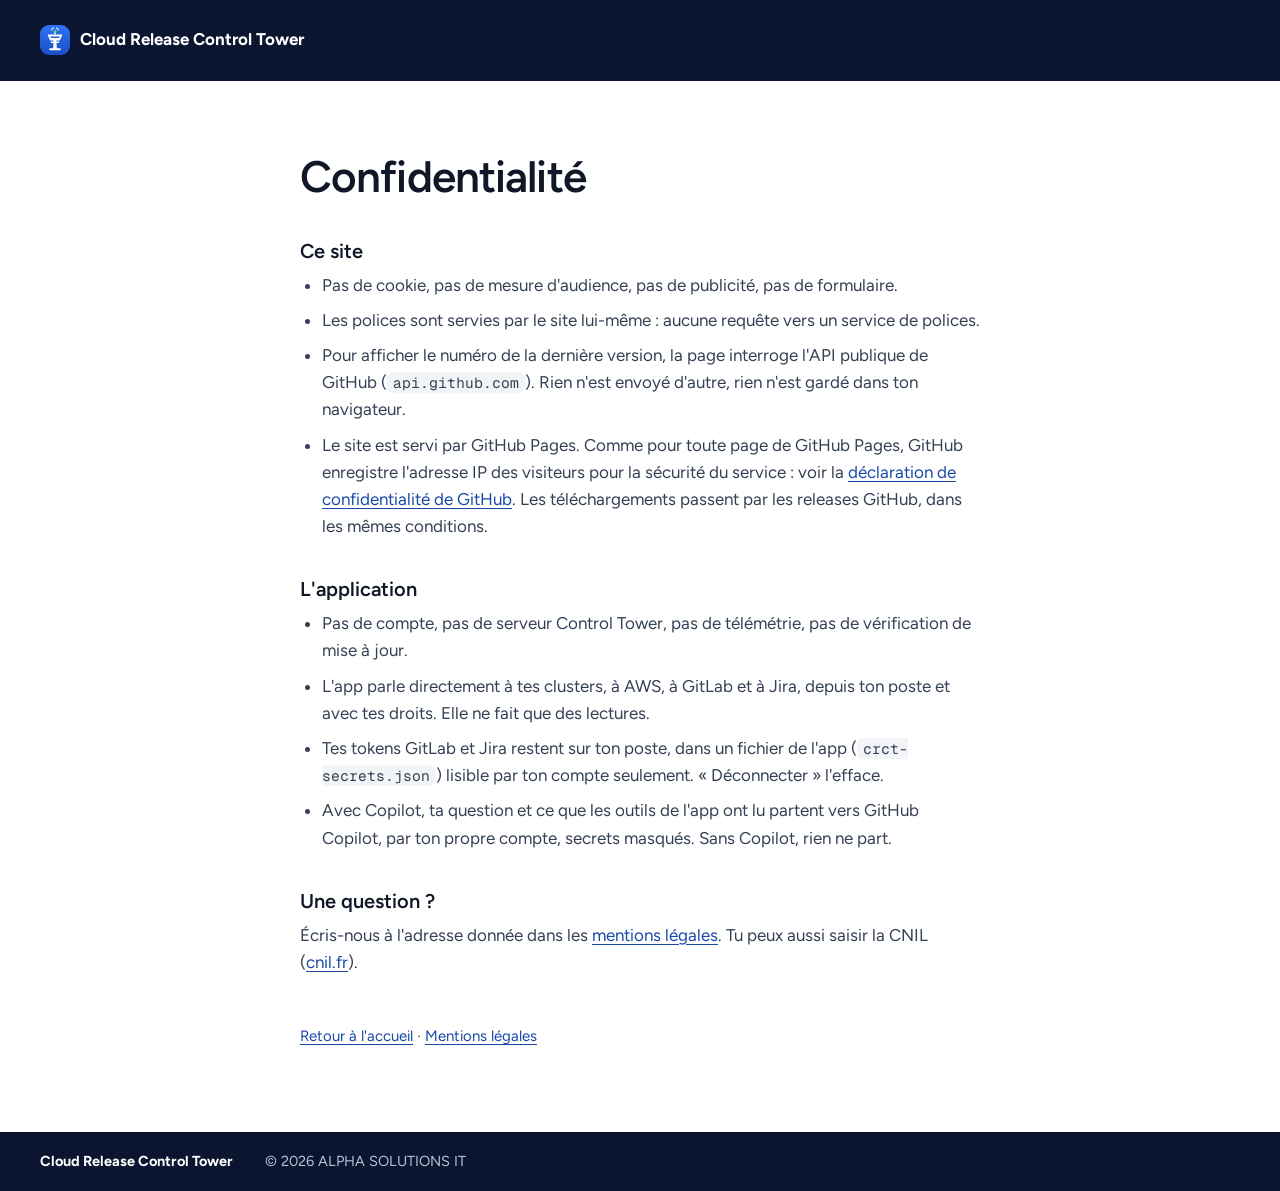
<file: confidentialite.html>
<!doctype html>
<html lang="fr">
<head>
<meta charset="utf-8">
<meta name="viewport" content="width=device-width, initial-scale=1">
<title>Confidentialité — Cloud Release Control Tower</title>
<meta name="theme-color" content="#0b1530">
<link rel="icon" href="favicon.svg" type="image/svg+xml">
<link rel="stylesheet" href="pages.css">
</head>
<body>
<header class="band">
  <a class="brand" href="./"><img src="favicon.svg" width="30" height="30" alt="">Cloud Release Control Tower</a>
</header>

<main>
  <h1>Confidentialité</h1>

  <h2>Ce site</h2>
  <ul>
    <li>Pas de cookie, pas de mesure d'audience, pas de publicité, pas de formulaire.</li>
    <li>Les polices sont servies par le site lui-même : aucune requête vers un service de polices.</li>
    <li>Pour afficher le numéro de la dernière version, la page interroge l'API publique de GitHub
      (<code>api.github.com</code>). Rien n'est envoyé d'autre, rien n'est gardé dans ton navigateur.</li>
    <li>Le site est servi par GitHub Pages. Comme pour toute page de GitHub Pages, GitHub enregistre l'adresse IP
      des visiteurs pour la sécurité du service : voir la
      <a href="https://docs.github.com/fr/site-policy/privacy-policies/github-general-privacy-statement">déclaration de
      confidentialité de GitHub</a>. Les téléchargements passent par les releases GitHub, dans les mêmes conditions.</li>
  </ul>

  <h2>L'application</h2>
  <ul>
    <li>Pas de compte, pas de serveur Control Tower, pas de télémétrie, pas de vérification de mise à jour.</li>
    <li>L'app parle directement à tes clusters, à AWS, à GitLab et à Jira, depuis ton poste et avec tes droits.
      Elle ne fait que des lectures.</li>
    <li>Tes tokens GitLab et Jira restent sur ton poste, dans un fichier de l'app (<code>crct-secrets.json</code>)
      lisible par ton compte seulement. « Déconnecter » l'efface.</li>
    <li>Avec Copilot, ta question et ce que les outils de l'app ont lu partent vers GitHub Copilot, par ton propre
      compte, secrets masqués. Sans Copilot, rien ne part.</li>
  </ul>

  <h2>Une question ?</h2>
  <p>Écris-nous à l'adresse donnée dans les <a href="mentions-legales.html#contact">mentions légales</a>.
  Tu peux aussi saisir la CNIL (<a href="https://www.cnil.fr/">cnil.fr</a>).</p>

  <p class="back"><a href="./">Retour à l'accueil</a> · <a href="mentions-legales.html">Mentions légales</a></p>
</main>

<footer class="band">
  <span class="name">Cloud Release Control Tower</span>
  <span>© 2026 ALPHA SOLUTIONS IT</span>
</footer>
</body>
</html>
</file>
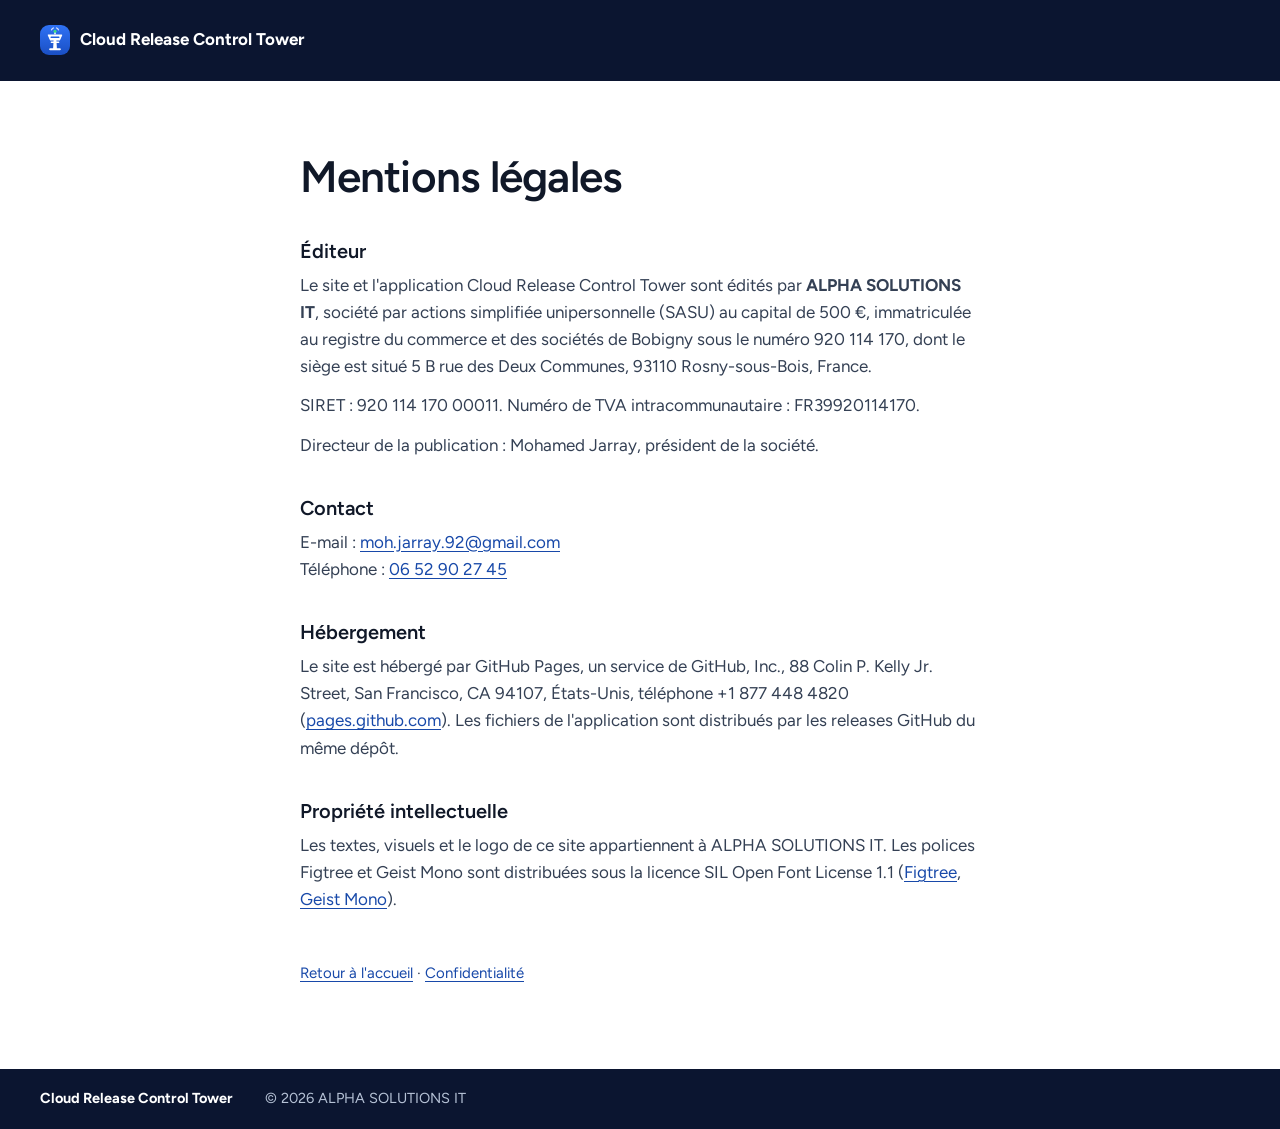
<file: mentions-legales.html>
<!doctype html>
<html lang="fr">
<head>
<meta charset="utf-8">
<meta name="viewport" content="width=device-width, initial-scale=1">
<title>Mentions légales — Cloud Release Control Tower</title>
<meta name="robots" content="noindex">
<meta name="theme-color" content="#0b1530">
<link rel="icon" href="favicon.svg" type="image/svg+xml">
<link rel="stylesheet" href="pages.css">
</head>
<body>
<header class="band">
  <a class="brand" href="./"><img src="favicon.svg" width="30" height="30" alt="">Cloud Release Control Tower</a>
</header>

<main>
  <h1>Mentions légales</h1>

  <h2>Éditeur</h2>
  <p>Le site et l'application Cloud Release Control Tower sont édités par <strong>ALPHA SOLUTIONS IT</strong>,
  société par actions simplifiée unipersonnelle (SASU) au capital de 500 €, immatriculée au registre du
  commerce et des sociétés de Bobigny sous le numéro 920 114 170, dont le siège est situé 5 B rue des Deux
  Communes, 93110 Rosny-sous-Bois, France.</p>
  <p>SIRET : 920 114 170 00011. Numéro de TVA intracommunautaire : FR39920114170.</p>
  <p>Directeur de la publication : Mohamed Jarray, président de la société.</p>

  <h2 id="contact">Contact</h2>
  <p>E-mail : <a href="mailto:moh.jarray.92@gmail.com">moh.jarray.92@gmail.com</a><br>
  Téléphone : <a href="tel:+33652902745">06 52 90 27 45</a></p>

  <h2>Hébergement</h2>
  <p>Le site est hébergé par GitHub Pages, un service de GitHub, Inc., 88 Colin P. Kelly Jr. Street,
  San Francisco, CA 94107, États-Unis, téléphone +1 877 448 4820
  (<a href="https://pages.github.com/">pages.github.com</a>).
  Les fichiers de l'application sont distribués par les releases GitHub du même dépôt.</p>

  <h2>Propriété intellectuelle</h2>
  <p>Les textes, visuels et le logo de ce site appartiennent à ALPHA SOLUTIONS IT. Les polices Figtree et
  Geist Mono sont distribuées sous la licence SIL Open Font License 1.1
  (<a href="fonts/Figtree-OFL.txt">Figtree</a>, <a href="fonts/GeistMono-OFL.txt">Geist Mono</a>).</p>

  <p class="back"><a href="./">Retour à l'accueil</a> · <a href="confidentialite.html">Confidentialité</a></p>
</main>

<footer class="band">
  <span class="name">Cloud Release Control Tower</span>
  <span>© 2026 ALPHA SOLUTIONS IT</span>
</footer>
</body>
</html>
</file>
<file: pages.css>
/* The two text pages (mentions légales, confidentialité): the landing's fonts and colours, nothing else. */
@font-face{font-family:'Figtree';font-style:normal;font-weight:400;font-display:swap;src:url(fonts/figtree-latin-400-normal.woff2) format('woff2')}
@font-face{font-family:'Figtree';font-style:normal;font-weight:600;font-display:swap;src:url(fonts/figtree-latin-600-normal.woff2) format('woff2')}
@font-face{font-family:'Figtree';font-style:normal;font-weight:700;font-display:swap;src:url(fonts/figtree-latin-700-normal.woff2) format('woff2')}
@font-face{font-family:'Geist Mono';font-style:normal;font-weight:100 900;font-display:swap;src:url(fonts/geist-mono-latin-wght-normal.woff2) format('woff2')}

body{margin:0;background:#ffffff;color:#101828;font-family:'Figtree',system-ui,-apple-system,'Segoe UI',sans-serif;font-size:17px;line-height:1.6;-webkit-font-smoothing:antialiased}
a{color:#1849a9;text-underline-offset:3px}
a:hover{color:#1f5fe0}
a:focus-visible{outline:3px solid #6b9bff;outline-offset:3px;border-radius:6px}
code{font-family:'Geist Mono',ui-monospace,Menlo,monospace;font-size:.86em;padding:1px 6px;border-radius:6px;background:#f2f4f7}

.band{background:#0b1530;color:#b6c2d6;padding:18px clamp(20px,4vw,40px)}
.brand{display:inline-flex;align-items:center;gap:10px;min-height:44px;color:#ffffff;text-decoration:none;font-weight:700}
.brand:hover{color:#ffffff}
footer.band{display:flex;flex-wrap:wrap;gap:8px 32px;font-size:14.5px}
footer .name{color:#ffffff;font-weight:700}

main{max-width:760px;margin:0 auto;padding:clamp(40px,7vw,72px) clamp(20px,4vw,40px) 72px;box-sizing:border-box}
h1{margin:0 0 8px;font-size:clamp(32px,4vw,44px);line-height:1.1;letter-spacing:-0.02em;font-weight:600}
h2{margin:36px 0 8px;font-size:20px;line-height:1.3;font-weight:600}
p,li{color:#344054}
p{margin:0 0 12px}
ul{margin:0;padding-left:22px;display:flex;flex-direction:column;gap:8px}
.back{margin-top:48px;font-size:15px}
</file>
